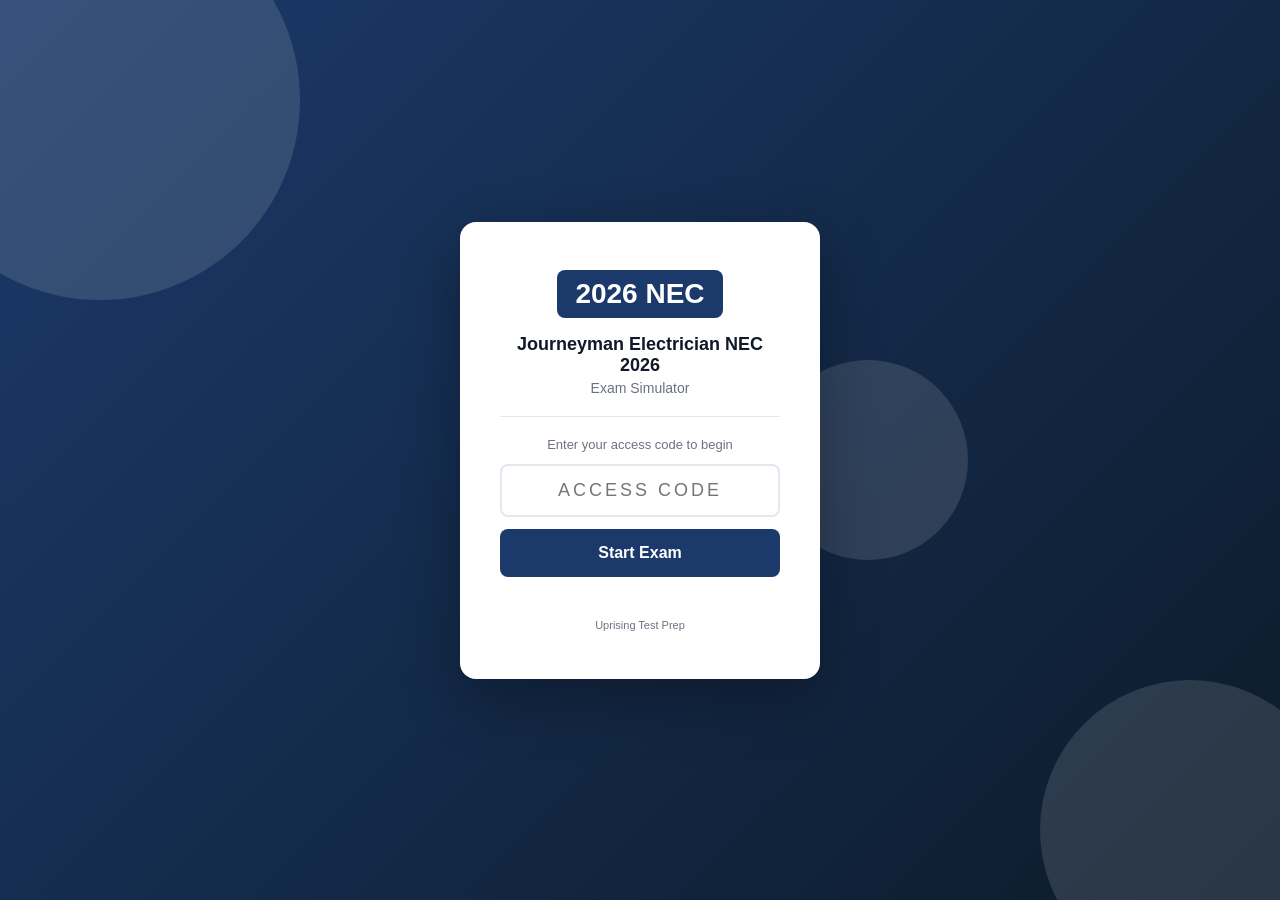
<file: index.html>
<!DOCTYPE html>
<html lang="en">
<head>
  <meta charset="UTF-8" />
  <meta name="viewport" content="width=device-width, initial-scale=1.0, viewport-fit=cover" />
  <meta name="apple-mobile-web-app-capable" content="yes" />
  <meta name="apple-mobile-web-app-status-bar-style" content="black-translucent" />
  <title>2026 NEC Journeyman Exam Simulator</title>
  <link rel="stylesheet" href="style.css" />
</head>
<body>

<div id="access-gate">
  <div class="gate-bg-shapes">
    <div class="shape shape-1"></div>
    <div class="shape shape-2"></div>
    <div class="shape shape-3"></div>
  </div>
  <div class="gate-card">
    <div class="gate-logo">
      <div class="logo-badge">2026 NEC</div>
    </div>
    <h1 class="gate-title">Journeyman Electrician NEC 2026</h1>
    <p class="gate-subtitle">Exam Simulator</p>
    <div class="gate-divider"></div>
    <p class="gate-instruction">Enter your access code to begin</p>
    <input type="text" id="access-code-input" class="gate-input"
           placeholder="Access Code" autocomplete="off"
           maxlength="20" spellcheck="false" />
    <button id="access-btn" class="gate-btn">Start Exam</button>
    <p id="access-error" class="gate-error"></p>
    
    <p class="gate-hint">Uprising Test Prep</p>
  </div>
</div>

<div id="app" style="display:none">
  <header class="top-bar">
    <div class="bar-left">
      <span class="bar-logo">2026 NEC</span>
      <span class="bar-title">Exam Simulator</span>
    </div>
    <div class="bar-right">
      <span class="bar-timer" id="timer-display">--:--</span>
      <button class="bar-btn" id="flag-btn">Flag</button>
      <button class="bar-btn bar-btn-primary" id="submit-btn">
        <span class="btn-full">Submit Exam</span>
        <span class="btn-short">Submit</span>
      </button>
    </div>
  </header>

  <div class="progress-strip">
    <div class="progress-bar" id="progress-bar"></div>
  </div>

  <main class="exam-main">
    <div class="question-panel">
      <div class="q-meta">
        <span id="q-counter"></span>
        
        <span id="q-domain" class="q-domain-tag"></span>
        <span id="q-flag-indicator" class="flag-chip" style="display:none">Flagged</span>
      </div>
      <!-- Shared text for a linked cluster (a clinical case, a reading
           passage). It sits ABOVE the stem, which is the one thing that
           legitimately precedes it, and repeats on every question in the
           cluster so nobody has to page backwards. -->
      <div id="q-cluster-wrap" class="cluster-wrap" style="display:none"></div>
      <p id="question-text" class="q-text"></p>
      <!-- The picture sits BELOW the question text so the simulator matches
           the printed book exactly: stem, then picture, then options. They
           used to disagree (book put the picture under the stem, simulator put
           it above), so no single wording could be true in both places, and
           184 of MLPAO's 185 image questions said "shown above" while the
           book printed the picture below the sentence. Write stems with
           neutral wording ("the strip shown", "the diagram shows") and this
           whole class of bug cannot come back. -->
      <div id="q-image-wrap" style="display:none; margin-bottom:14px;"></div>
      <div id="options-list" class="options-list"></div>
      <div id="explanation-box" class="explanation-box" style="display:none">
        <div class="explanation-label">Explanation</div>
        <p id="explanation-text" class="explanation-text"></p>
      </div>
    </div>
    <div class="nav-bar">
      <button class="nav-btn" id="prev-btn">&#8592; Prev</button>
      <button class="nav-btn nav-btn-map" id="map-btn">Question Map</button>
      <button class="nav-btn nav-btn-next" id="next-btn">Next &#8594;</button>
    </div>
  </main>
</div>

<!-- Question Map Modal -->
<div id="map-modal" style="display:none">
  <div class="map-backdrop" id="map-backdrop"></div>
  <div class="map-panel">
    <div class="map-header">
      <span class="map-title">Question Map</span>
      <button id="map-close" class="map-close-btn">&#x2715; Close</button>
    </div>
    <div class="map-legend">
      <span class="leg-item"><span class="leg-swatch leg-answered"></span>Answered</span>
      <span class="leg-item"><span class="leg-swatch leg-flagged"></span>Flagged</span>
      <span class="leg-item"><span class="leg-swatch leg-unanswered"></span>Unanswered</span>
    </div>
    <div id="q-grid" class="q-grid"></div>
  </div>
</div>

<div id="results-screen" style="display:none">
  <div class="results-card">
    <div class="res-header">
      <div class="res-badge">2026 NEC</div>
      <h2 id="res-status" class="res-status"></h2>
      <p id="res-score" class="res-score"></p>
    </div>
    <div id="res-domains" class="res-domains"></div>
    
    <button id="res-review-btn" class="res-btn">Review Answers</button>
    <button id="res-restart-btn" class="res-btn res-btn-secondary">Restart</button>
  </div>
</div>

<script src="questions.js"></script>
<script src="app.js"></script>
</body>
</html>
</file>
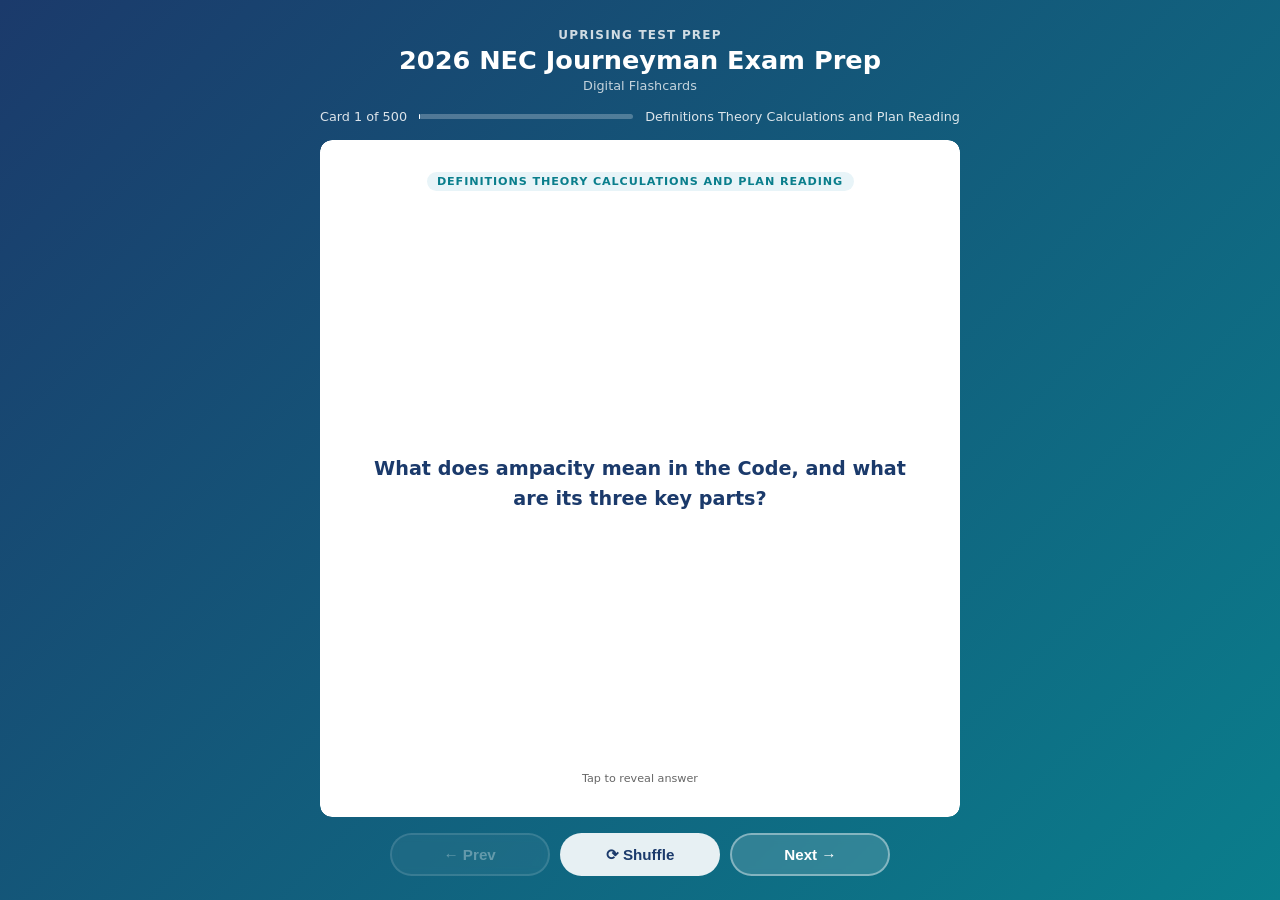
<file: flashcards/index.html>
<!DOCTYPE html>
<html lang="en">
<head>
  <meta charset="UTF-8">
  <meta name="viewport" content="width=device-width, initial-scale=1.0">
  <title>2026 NEC Journeyman Exam Prep: Flashcards</title>
  <style>
    :root {
      --blue:   #1B3A6B;
      --teal:   #0A7E8C;
      --ltblue: #E8F4F8;
      --white:  #FFFFFF;
      --text:   #1A1A1A;
      --muted:  #666;
      --radius: 12px;
    }
    * { box-sizing: border-box; margin: 0; padding: 0; }
    html, body { height: 100%; }
    body {
      font-family: 'Segoe UI', system-ui, sans-serif;
      background: linear-gradient(135deg, var(--blue) 0%, var(--teal) 100%);
      /* Pinned, not min-height: the page must never grow, or the controls
         get pushed below the fold on iOS where 100dvh and height:100%
         disagree. The height:100% rule above is the pre-dvh fallback. */
      height: 100dvh;
      max-height: 100dvh;
      overflow: hidden;
      display: flex;
      flex-direction: column;
      align-items: center;
      padding: 1.25rem 1rem 1rem;
      gap: 0.75rem;
      overflow-x: hidden;
    }
    header { text-align: center; color: #fff; flex-shrink: 0; }
    header .brand { font-size: 0.75rem; font-weight: 700; letter-spacing: 0.1em; opacity: 0.8; text-transform: uppercase; }
    header h1 { font-size: 1.3rem; font-weight: 800; margin-top: 0.2rem; }
    header .subtitle { font-size: 0.8rem; opacity: 0.75; margin-top: 0.15rem; }
    #progress-info {
      display: flex; align-items: center; gap: 0.75rem;
      color: rgba(255,255,255,0.85); font-size: 0.8rem;
      flex-shrink: 0; width: 100%; max-width: 640px;
    }
    #progress-bar-track {
      flex: 1; background: rgba(255,255,255,0.25);
      border-radius: 4px; height: 5px;
    }
    #progress-bar-fill { height: 100%; background: #fff; border-radius: 4px; transition: width 0.3s; }
    .card-scene {
      width: 100%; max-width: 640px;
      perspective: 1200px;
      cursor: pointer;
      flex: 1; min-height: 0;
      display: flex; flex-direction: column;
    
      /* WebKit does not clip overflow inside a preserve-3d context, so the
         answer pane's own clip is dropped and a long answer paints over the
         Prev/Next row. This element only sets the perspective and is NOT
         itself in the 3D context, so its clip is honoured in every engine. */
      overflow: hidden;
      border-radius: var(--radius);
    }
    .card-inner {
      position: relative; width: 100%;
      flex: 1; min-height: 0;
      transition: transform 0.55s cubic-bezier(.4,0,.2,1);
      transform-style: preserve-3d;
    }
    .card-scene.flipped .card-inner { transform: rotateY(180deg); }
    .card-face {
      position: absolute; inset: 0;
      backface-visibility: hidden; -webkit-backface-visibility: hidden;
      border-radius: var(--radius);
      display: flex; flex-direction: column;
      padding: 1.5rem 1.75rem;
      box-shadow: 0 12px 40px rgba(0,0,0,0.2);
      overflow: hidden;
    
      /* Painting through a mask forces WebKit to allocate a real clipping
         layer for a 3D-transformed element, which is what makes the
         overflow:hidden and the rounded corners above actually apply. */
      -webkit-mask-image: -webkit-radial-gradient(#fff, #000);
              mask-image: radial-gradient(#fff, #000);
    }
    .card-front { background: var(--white); align-items: center; justify-content: center; }
    .card-back  { background: var(--ltblue); transform: rotateY(180deg); }
    .card-badge {
      font-size: 0.7rem; font-weight: 700; text-transform: uppercase;
      letter-spacing: 0.08em;
      background: var(--ltblue); color: var(--teal);
      padding: 0.2rem 0.65rem; border-radius: 20px;
      margin-bottom: 0.85rem; flex-shrink: 0;
    }
    .card-back .card-badge { background: rgba(10,126,140,0.12); }
    .card-front .q-text {
      font-size: 1.1rem; font-weight: 600; color: var(--blue); line-height: 1.55;
      text-align: center; overflow-y: auto; flex: 1;
      display: flex; align-items: center; justify-content: center;
      scrollbar-width: thin; scrollbar-color: rgba(27,58,107,0.3) transparent;
    }
    .card-back .a-label { font-size: 0.7rem; font-weight: 700; color: var(--teal); text-transform: uppercase; letter-spacing: 0.08em; margin-bottom: 0.4rem; flex-shrink: 0; }
    .card-back .a-text  {
      font-size: 0.975rem; color: var(--text); line-height: 1.65;
      overflow-y: auto; flex: 1; min-height: 0; padding-right: 4px;
      scrollbar-width: thin; scrollbar-color: rgba(10,126,140,0.4) transparent;
    
      -webkit-overflow-scrolling: touch;
      overscroll-behavior: contain;
    }
    .card-back .a-text::-webkit-scrollbar { width: 4px; }
    .card-back .a-text::-webkit-scrollbar-track { background: transparent; }
    .card-back .a-text::-webkit-scrollbar-thumb { background: rgba(10,126,140,0.4); border-radius: 4px; }
    .tap-hint { flex-shrink: 0; margin-top: 0.6rem; font-size: 0.7rem; color: var(--muted); text-align: center; }
    .card-back .tap-hint { color: var(--teal); opacity: 0.7; }
    .controls {
      display: flex; gap: 0.65rem; flex-wrap: nowrap;
      justify-content: center; flex-shrink: 0;
      width: 100%; max-width: 640px;
      padding-bottom: env(safe-area-inset-bottom, 0px);
    }
    .btn {
      padding: 0.6rem 1.2rem; border-radius: 50px;
      border: 2px solid rgba(255,255,255,0.4);
      background: rgba(255,255,255,0.15); color: #fff;
      font-weight: 700; font-size: 0.875rem; cursor: pointer;
      transition: all 0.2s; backdrop-filter: blur(4px);
      white-space: nowrap; flex: 1; max-width: 160px;
    }
    .btn:hover { background: rgba(255,255,255,0.3); border-color: rgba(255,255,255,0.7); }
    .btn:active { transform: scale(0.96); }
    .btn:disabled { opacity: 0.35; cursor: not-allowed; }
    .btn.btn-primary { background: rgba(255,255,255,0.9); color: var(--blue); border-color: transparent; }
    .btn.btn-primary:hover { background: #fff; }
    #loading { color: rgba(255,255,255,0.8); font-size: 1rem; text-align: center; padding: 3rem; flex: 1; }
    @media (min-width: 768px) {
      body { padding: 1.75rem 1.5rem 1.5rem; gap: 1rem; }
      header h1 { font-size: 1.6rem; }
      .card-face { padding: 2rem 2.5rem; }
      .card-front .q-text { font-size: 1.2rem; }
      .card-back .a-text { font-size: 1.05rem; }
      .btn { font-size: 0.95rem; padding: 0.65rem 1.4rem; }
    }
    @media (max-width: 380px) {
      body { padding: 0.75rem; gap: 0.5rem; }
      header .brand { font-size: 0.65rem; }
      header h1 { font-size: 1.1rem; }
      header .subtitle { display: none; }
      .card-face { padding: 1rem 1.1rem; }
      .card-front .q-text { font-size: 0.975rem; }
      .card-back .a-text { font-size: 0.875rem; }
      .btn { font-size: 0.8rem; padding: 0.5rem 0.75rem; }
    }
  </style>
</head>
<body>
<header>
  <div class="brand">Uprising Test Prep</div>
  <h1>2026 NEC Journeyman Exam Prep</h1>
  <div class="subtitle">Digital Flashcards</div>
</header>
<div id="progress-info">
  <span id="card-counter">Card 1</span>
  <div id="progress-bar-track"><div id="progress-bar-fill" style="width:0%"></div></div>
  <span id="domain-label"></span>
</div>
<div id="loading">Loading flashcards...</div>
<div class="card-scene" id="card-scene" style="display:none" onclick="flipCard()">
  <div class="card-inner" id="card-inner">
    <div class="card-face card-front">
      <div class="card-badge" id="front-badge"></div>
      <div class="q-text" id="q-text"></div>
      <div class="tap-hint">Tap to reveal answer</div>
    </div>
    <div class="card-face card-back">
      <div class="card-badge" id="back-badge">Answer</div>
      <div class="a-label">Answer</div>
      <div class="a-text" id="a-text"></div>
      <div class="tap-hint">Tap to flip back</div>
    </div>
  </div>
</div>
<div class="controls" id="controls" style="display:none">
  <button class="btn" id="prev-btn" onclick="event.stopPropagation();move(-1)" disabled>&#8592; Prev</button>
  <button class="btn btn-primary" onclick="event.stopPropagation();shuffleCards()">&#10227; Shuffle</button>
  <button class="btn" id="next-btn" onclick="event.stopPropagation();move(1)">Next &#8594;</button>
</div>
<script>
const DOMAIN_LABELS = {
  definitions_theory_calculations_and_plan_reading: "Definitions Theory Calculations and Plan Reading",
  services: "Services",
  feeders: "Feeders",
  branch_circuit_calculations_and_conductors: "Branch Circuit Calculations and Conductors",
  wiring_methods: "Wiring Methods",
  equipment_and_devices: "Equipment and Devices",
  motors_and_generators: "Motors and Generators",
  control_devices: "Control Devices",
  special_occupancies: "Special Occupancies",
  renewable_energy_systems: "Renewable Energy Systems",
};
let cards   = [];
let current = 0;
async function init() {
  try {
    const res = await fetch('flashcards.json');
    if (!res.ok) throw new Error('Network error');
    cards = await res.json();
    document.getElementById('loading').style.display    = 'none';
    document.getElementById('card-scene').style.display = 'flex';
    document.getElementById('controls').style.display   = 'flex';
    show();
  } catch (e) {
    document.getElementById('loading').textContent = 'Error loading flashcards. Please try refreshing.';
  }
}
function domainLabel(key) {
  return DOMAIN_LABELS[key] || key.replace(/_/g, ' ').replace(/\b\w/g, c => c.toUpperCase());
}
function show() {
  const c = cards[current];
  document.getElementById('card-scene').classList.remove('flipped');
  document.getElementById('a-text').scrollTop = 0;
  const label = domainLabel(c.domain || c.chapter || '');
  document.getElementById('q-text').textContent       = c.front;
  document.getElementById('a-text').textContent       = c.back;
  document.getElementById('front-badge').textContent  = label;
  document.getElementById('back-badge').textContent   = label;
  document.getElementById('card-counter').textContent = `Card ${current+1} of ${cards.length}`;
  document.getElementById('domain-label').textContent = label;
  document.getElementById('progress-bar-fill').style.width = `${((current+1)/cards.length*100).toFixed(1)}%`;
  document.getElementById('prev-btn').disabled = current === 0;
  document.getElementById('next-btn').disabled = current === cards.length - 1;
}
function flipCard() { document.getElementById('card-scene').classList.toggle('flipped'); }
function move(dir) {
  const next = current + dir;
  if (next < 0 || next >= cards.length) return;
  current = next; show();
}
function shuffleCards() {
  for (let i = cards.length - 1; i > 0; i--) {
    const j = Math.floor(Math.random() * (i+1));
    [cards[i], cards[j]] = [cards[j], cards[i]];
  }
  current = 0; show();
}
document.addEventListener('keydown', e => {
  if (e.key === 'ArrowRight' || e.key === 'ArrowDown') move(1);
  else if (e.key === 'ArrowLeft' || e.key === 'ArrowUp') move(-1);
  else if (e.key === ' ' || e.key === 'Enter') { e.preventDefault(); flipCard(); }
});
init();
</script>
</body>
</html>
</file>
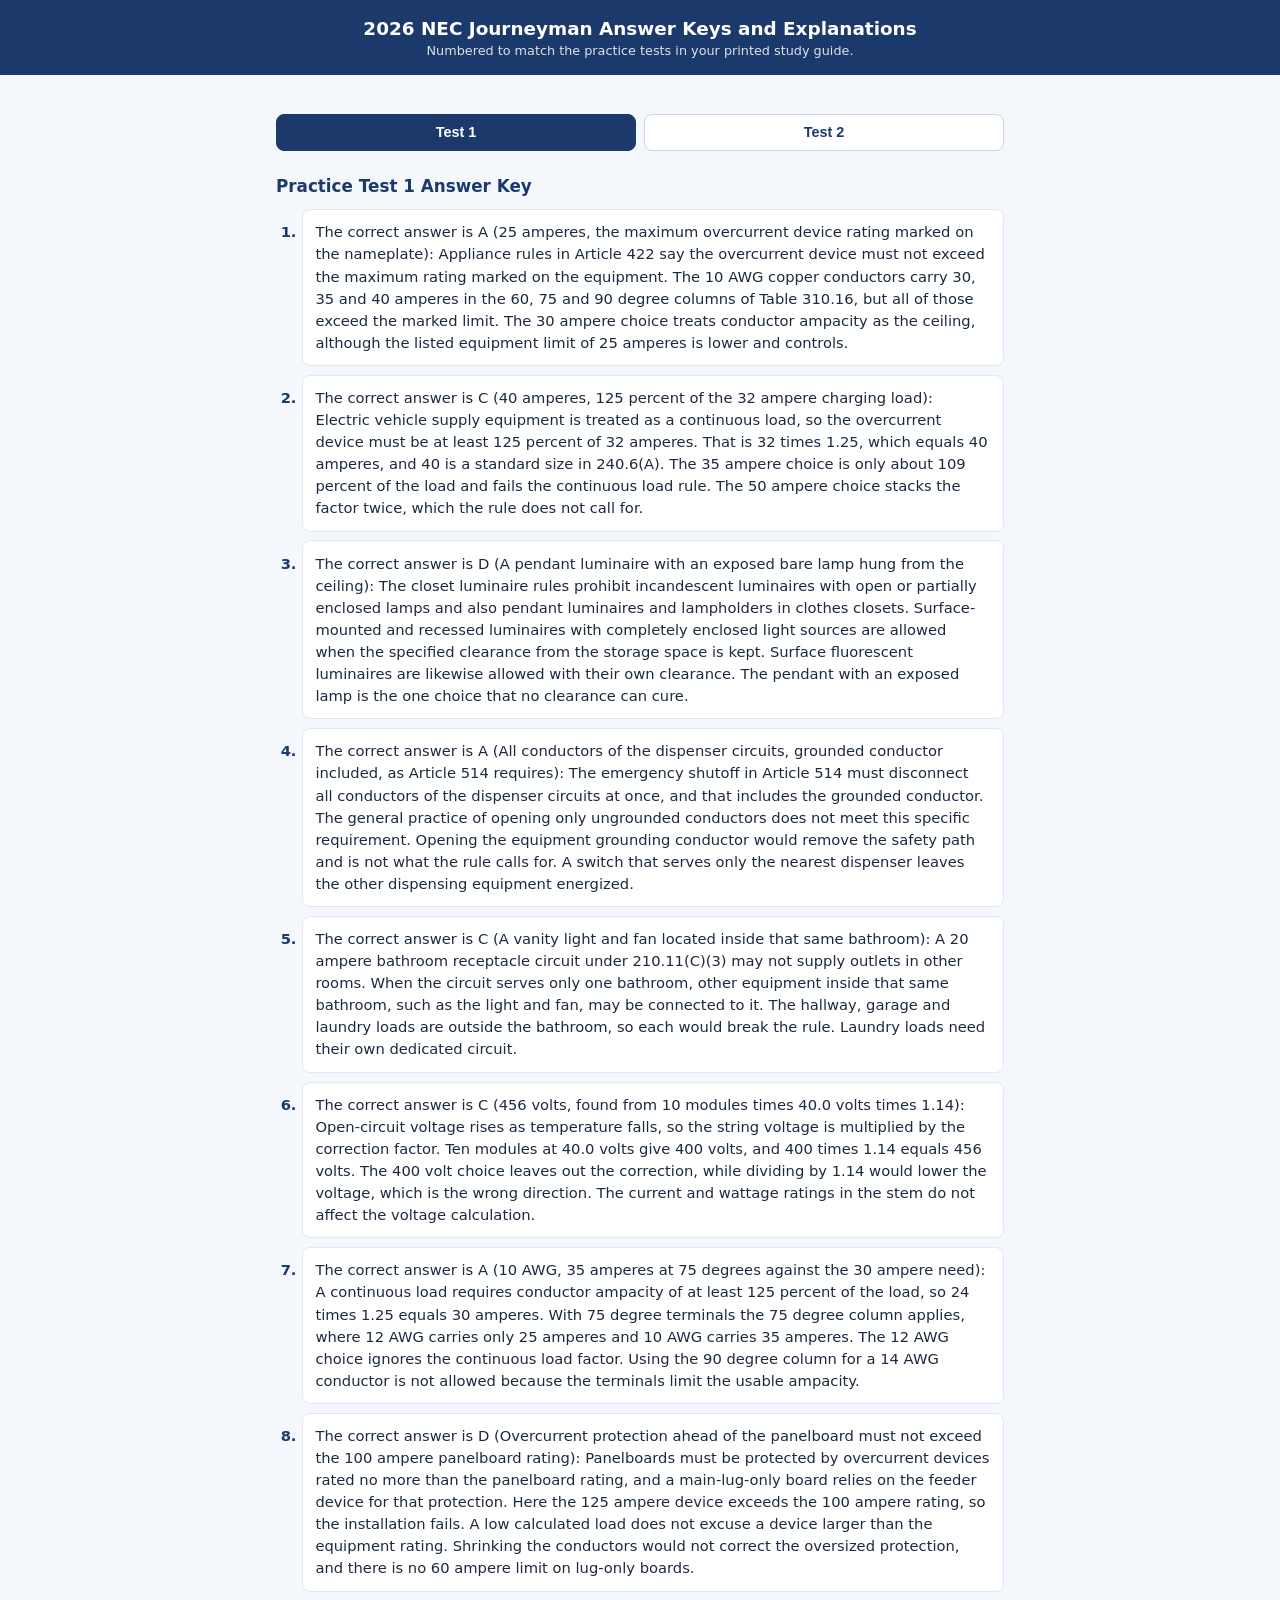
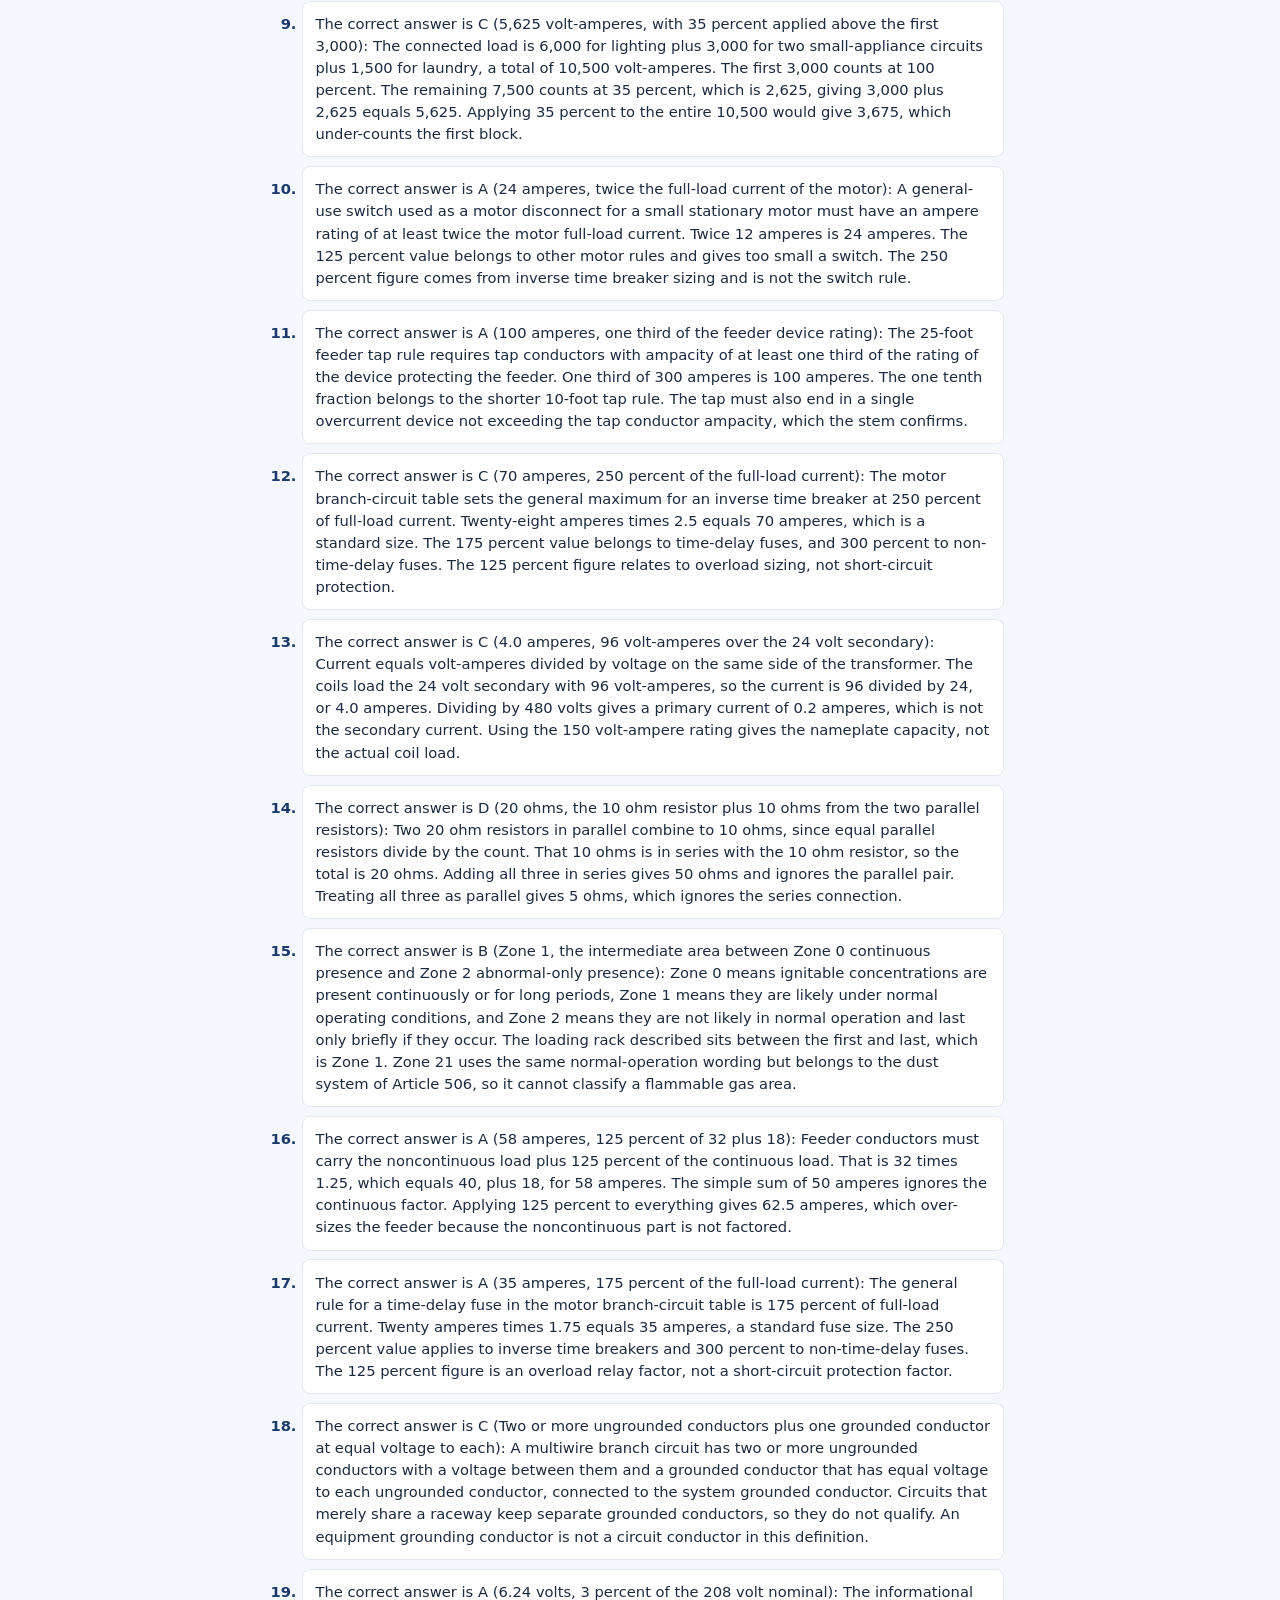
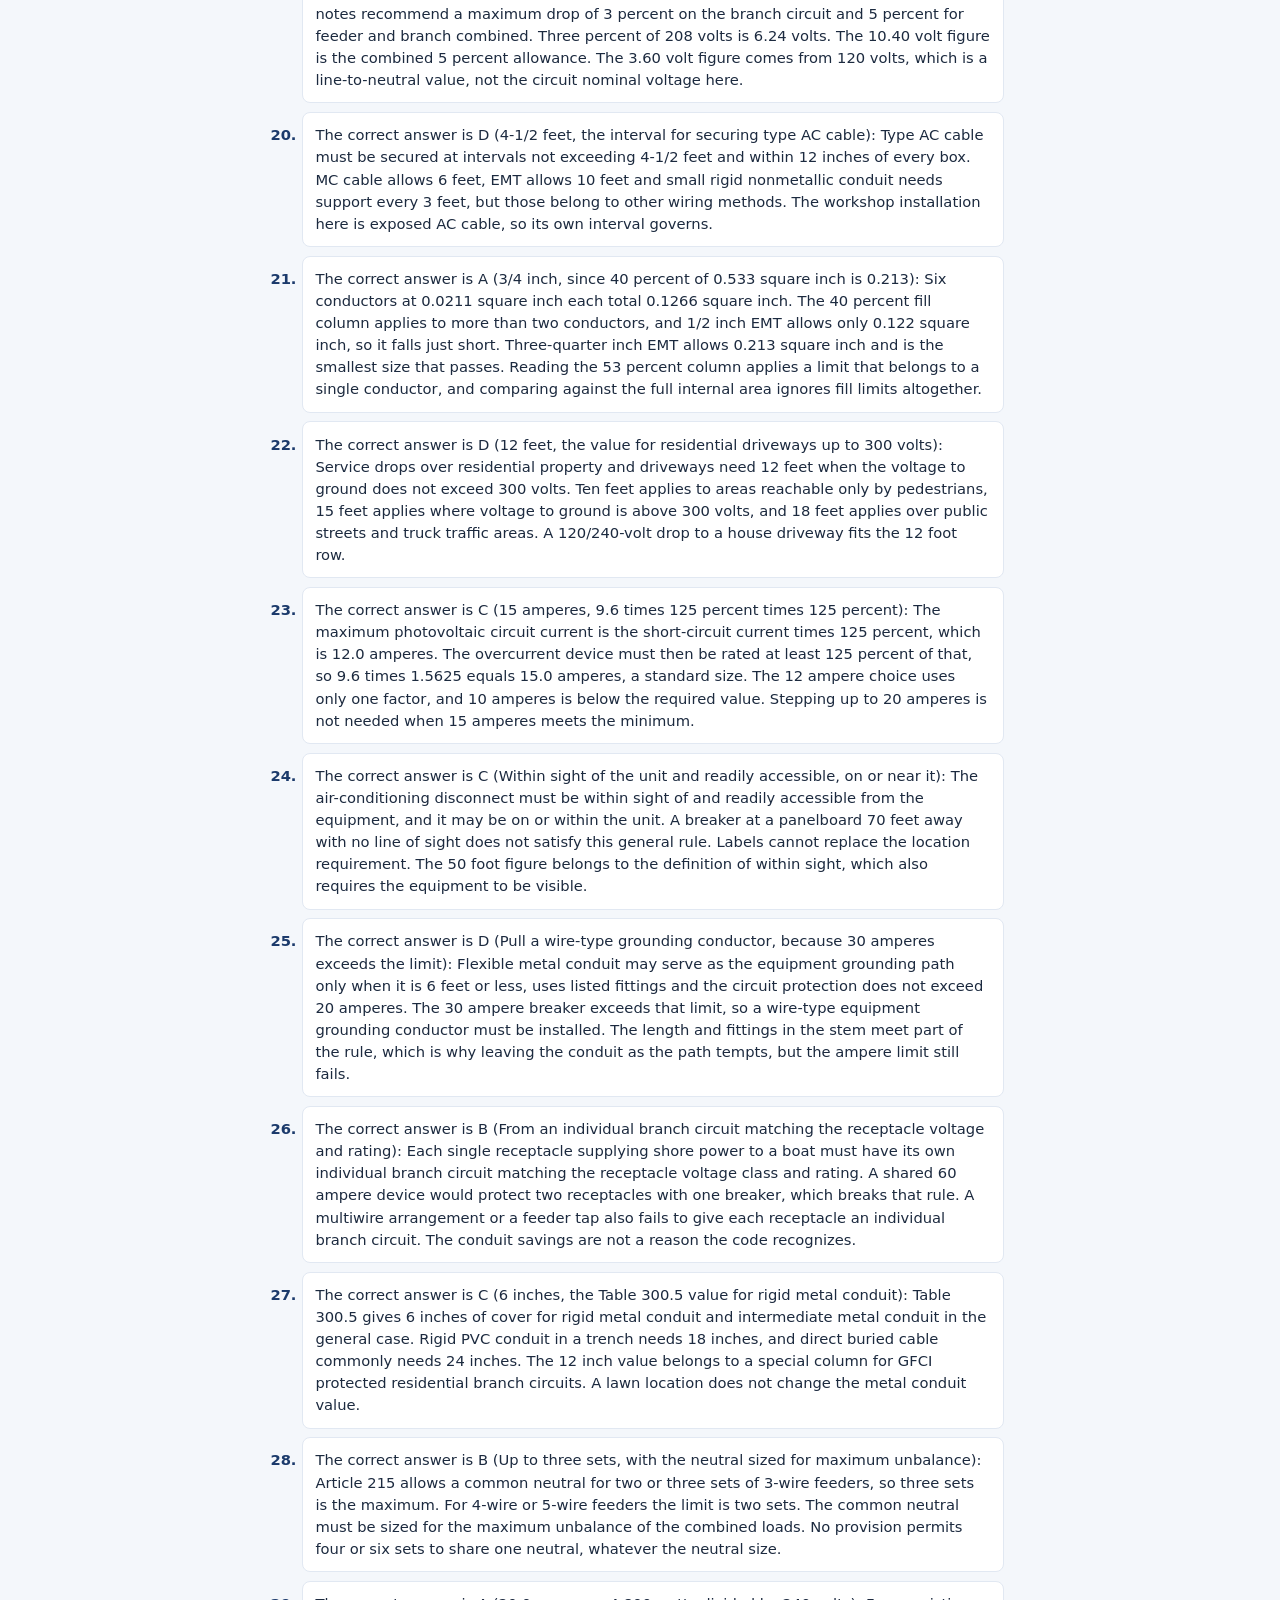
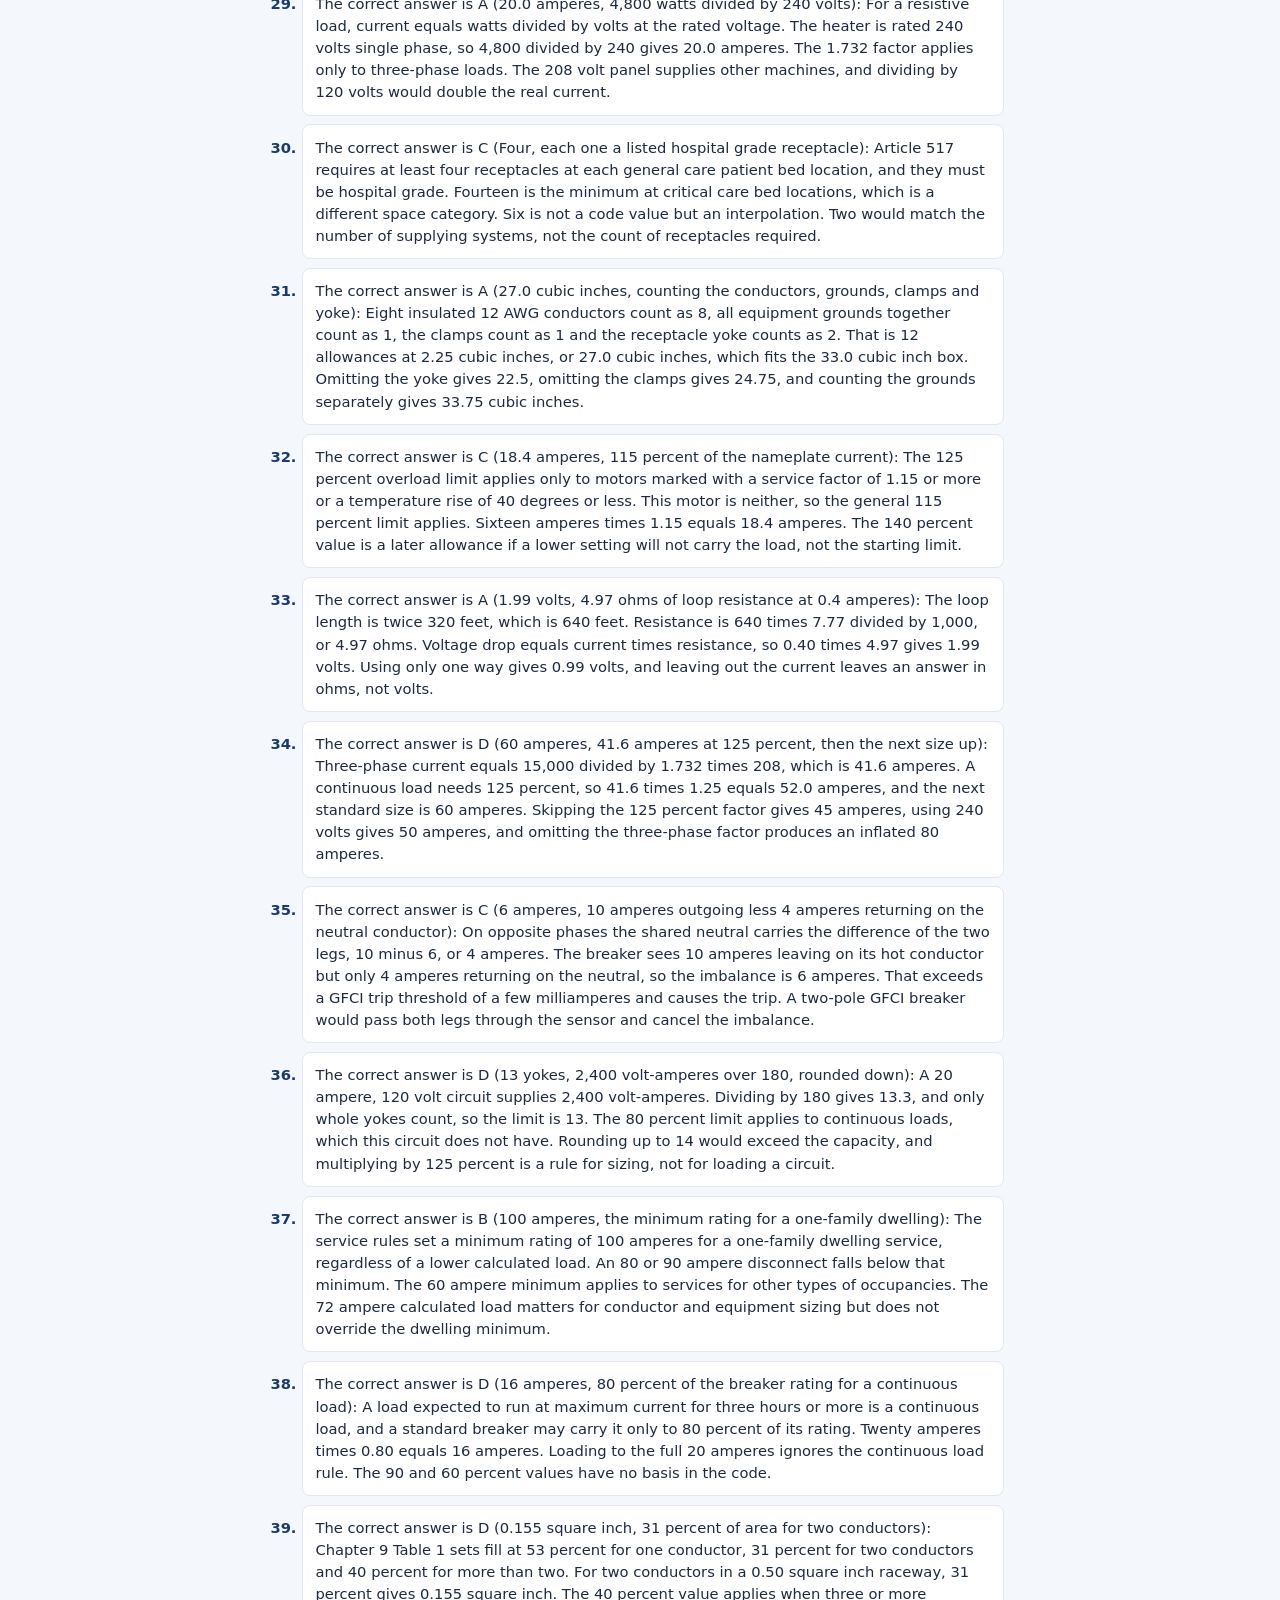
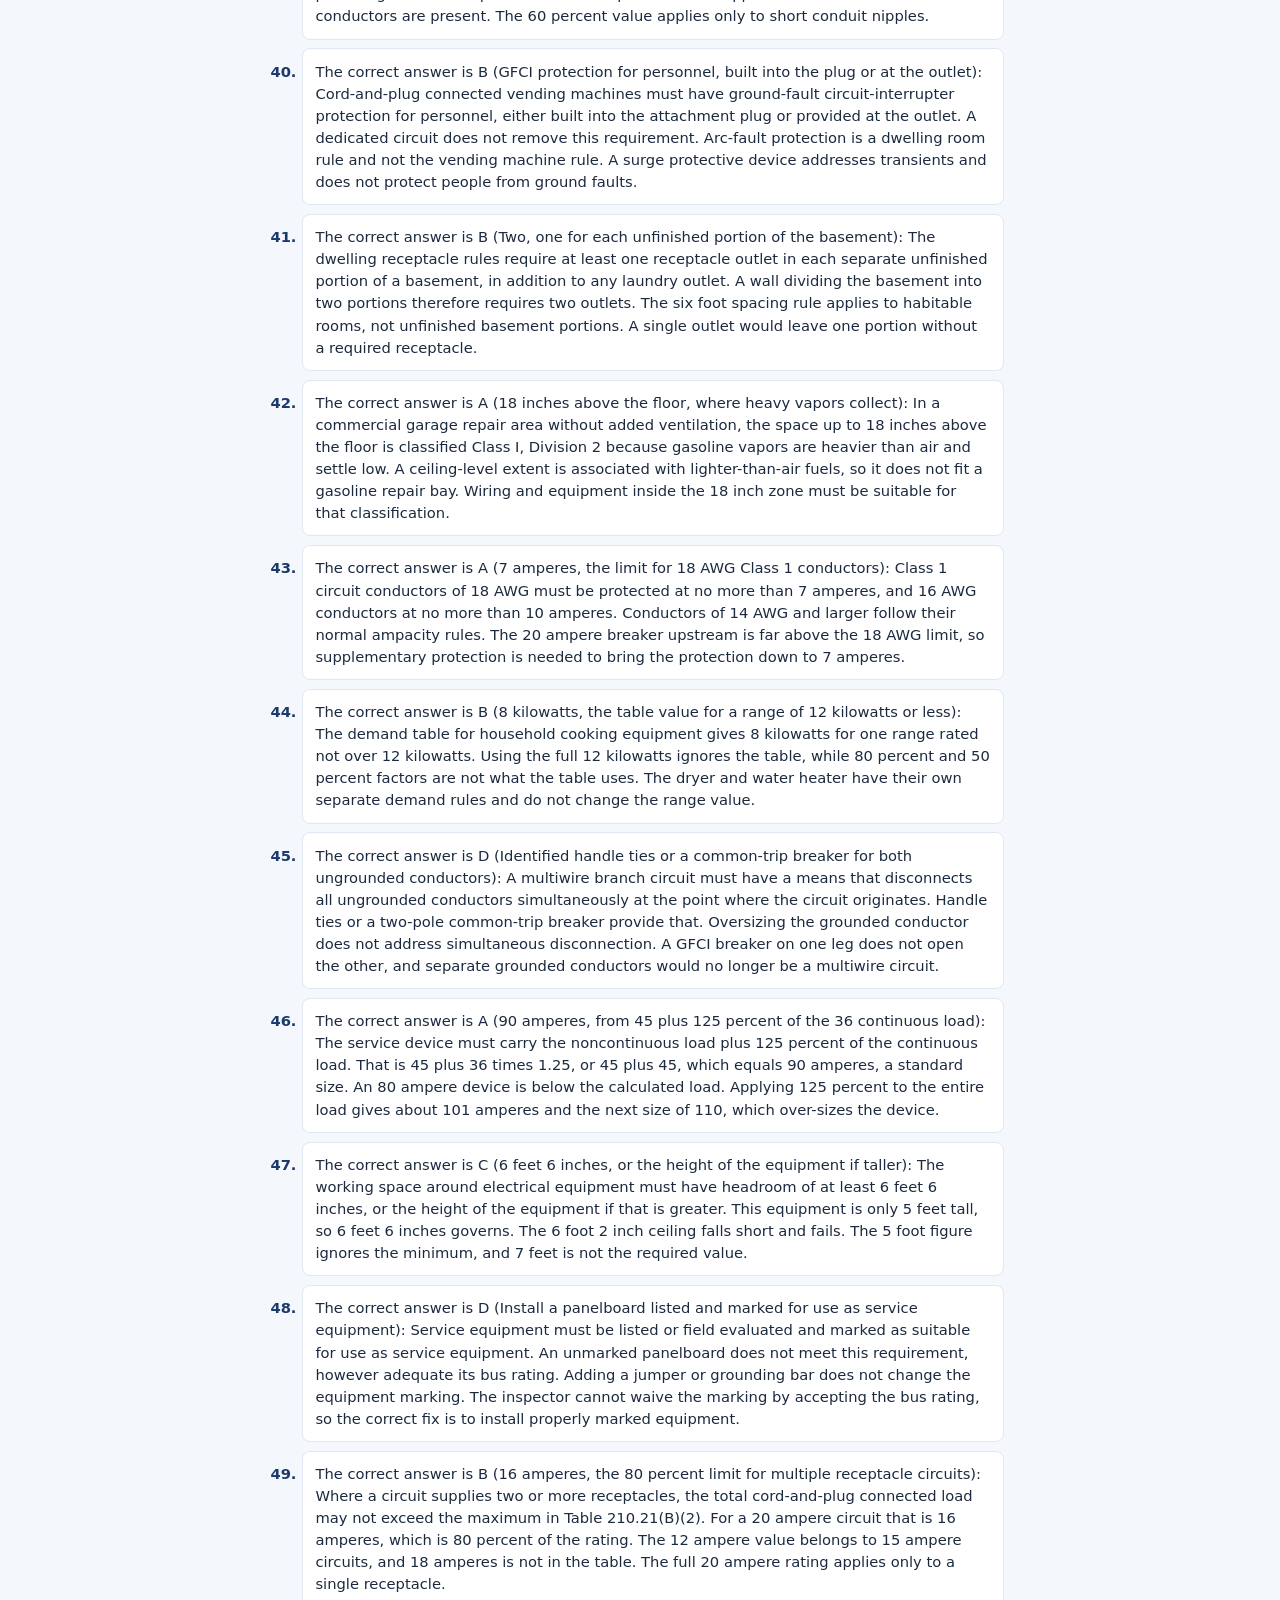
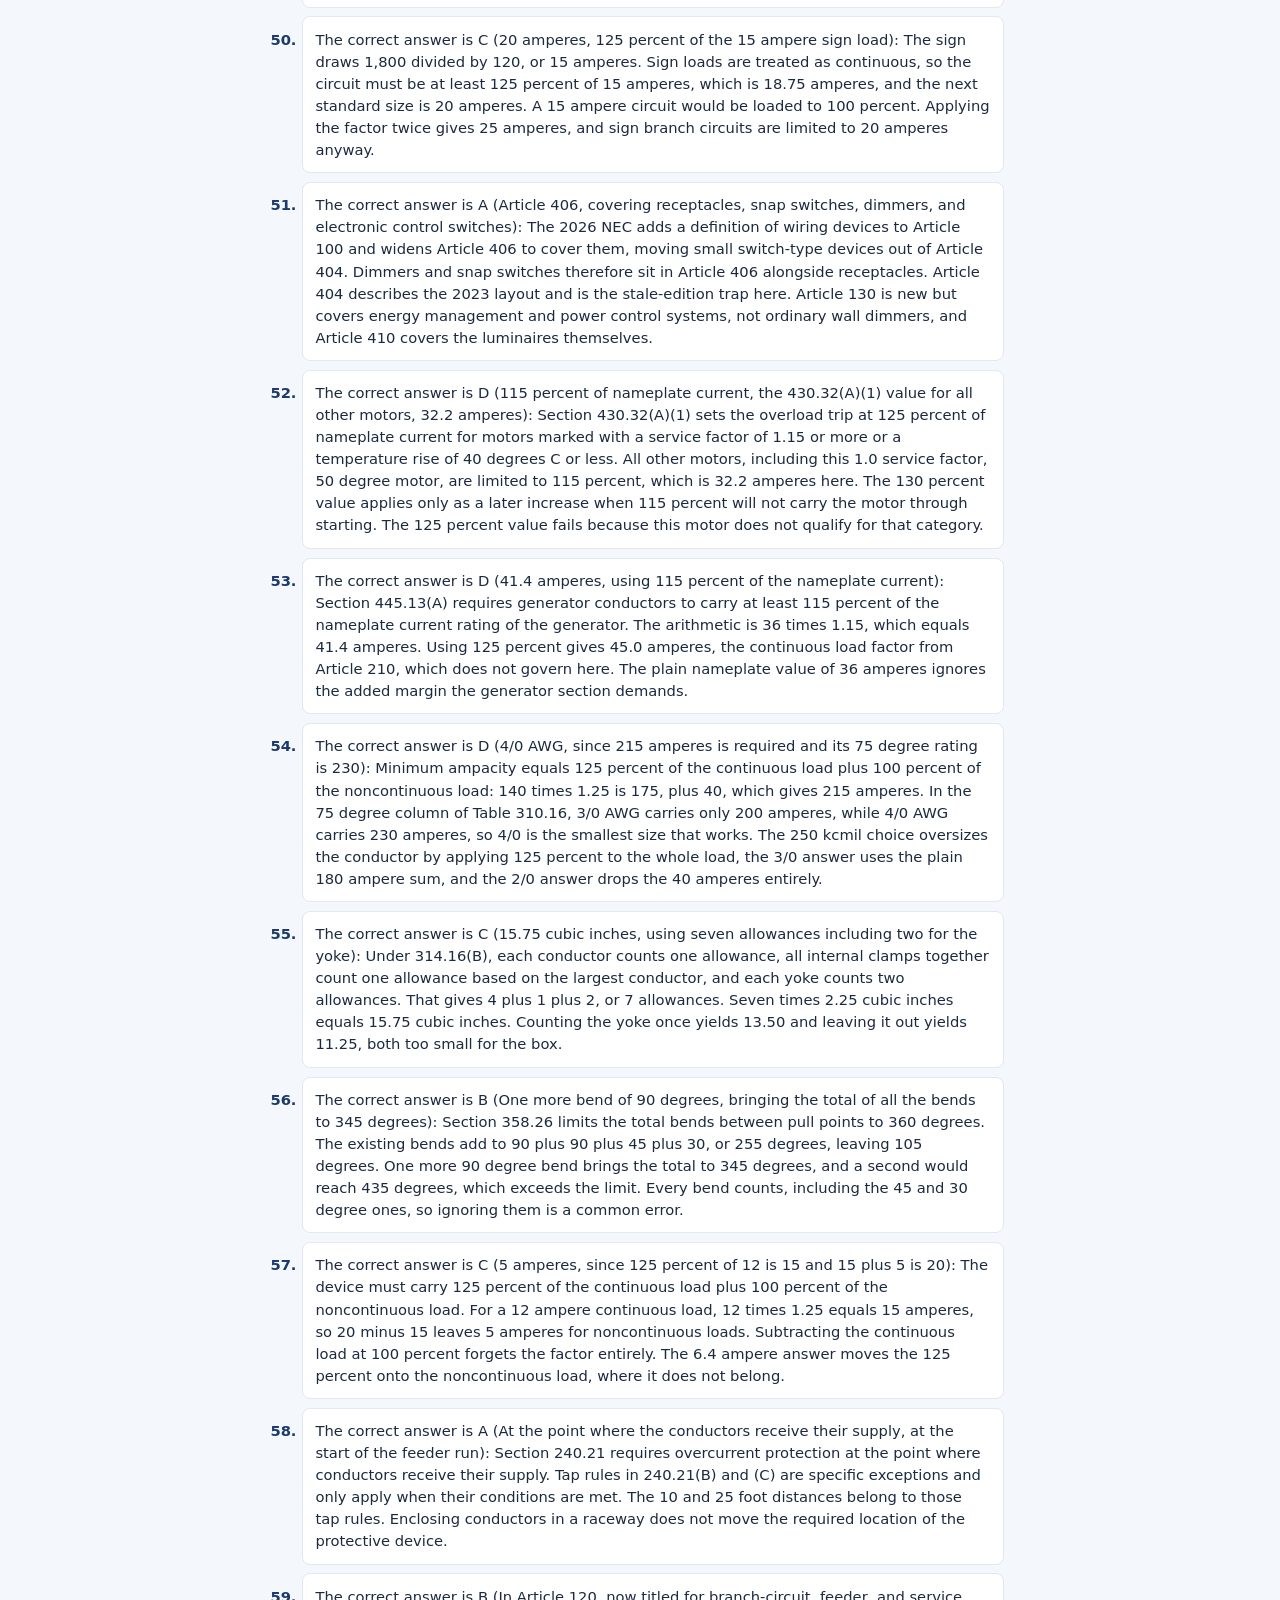
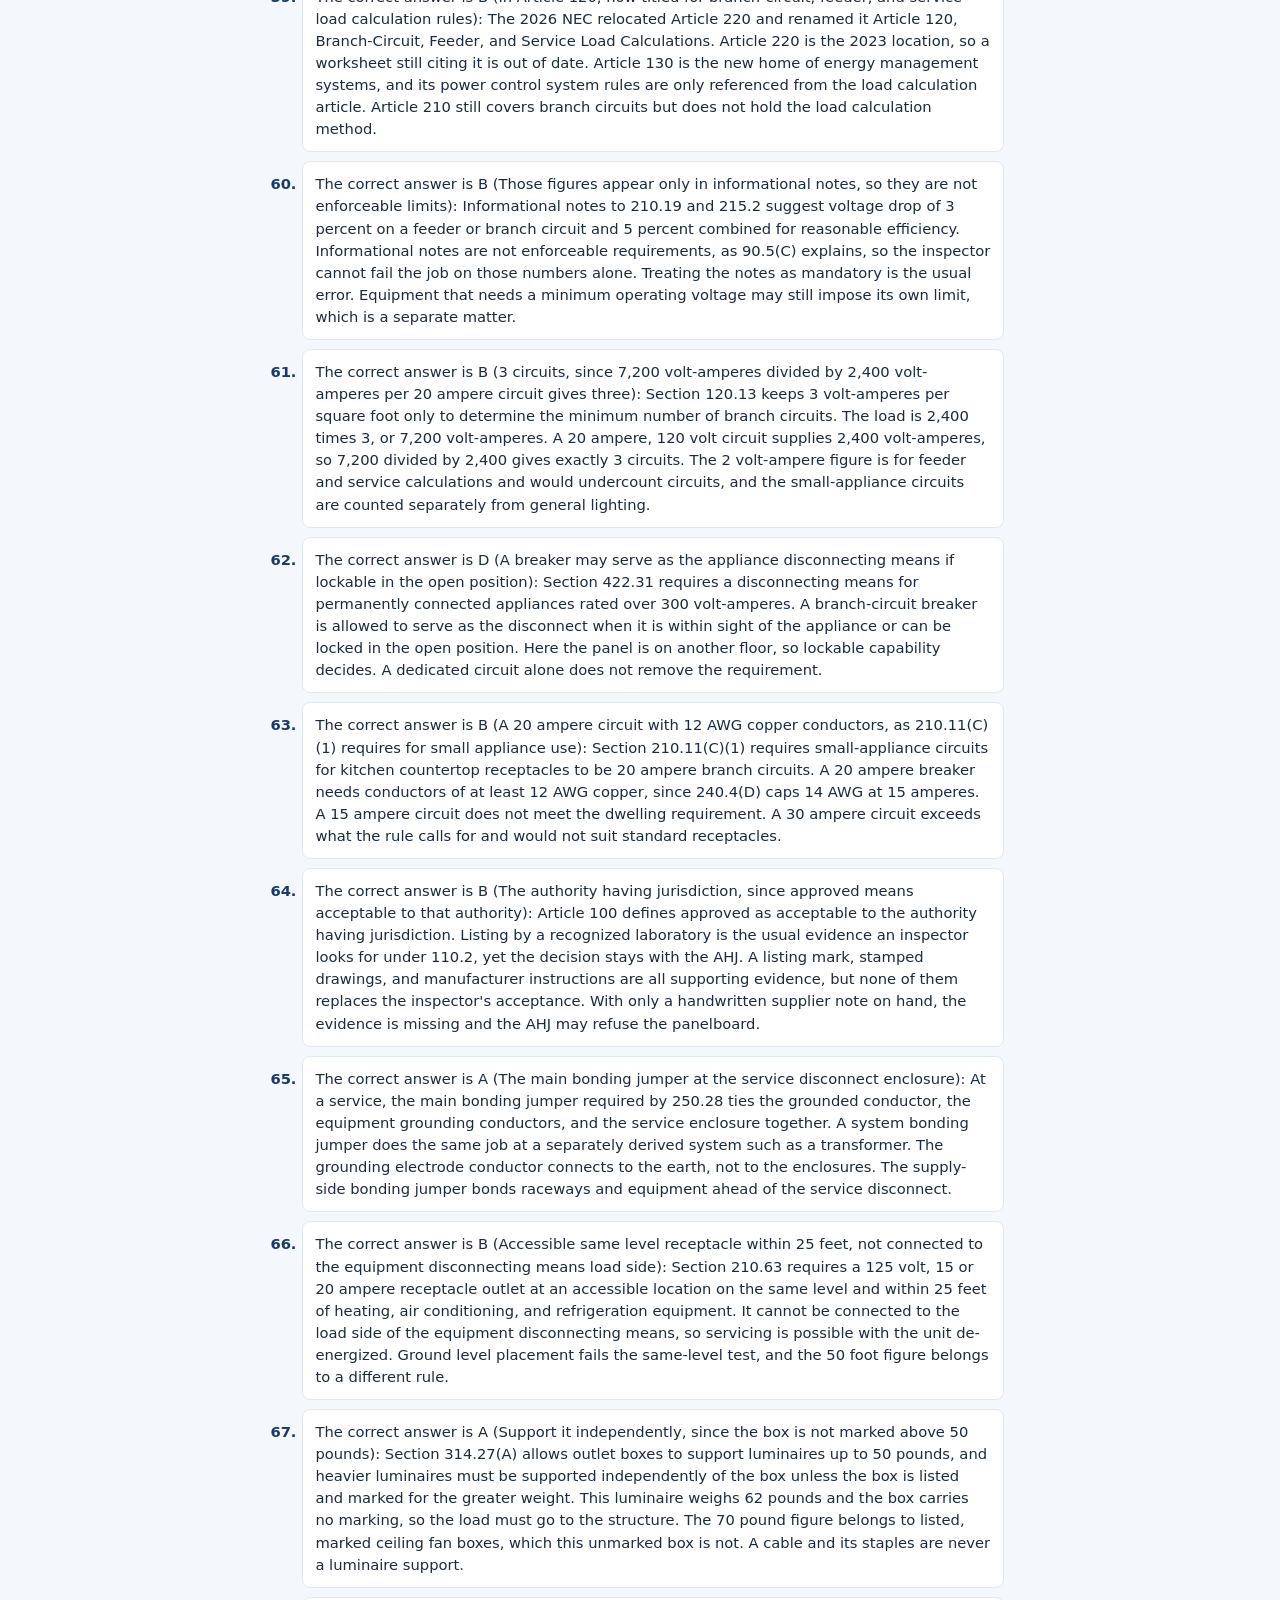
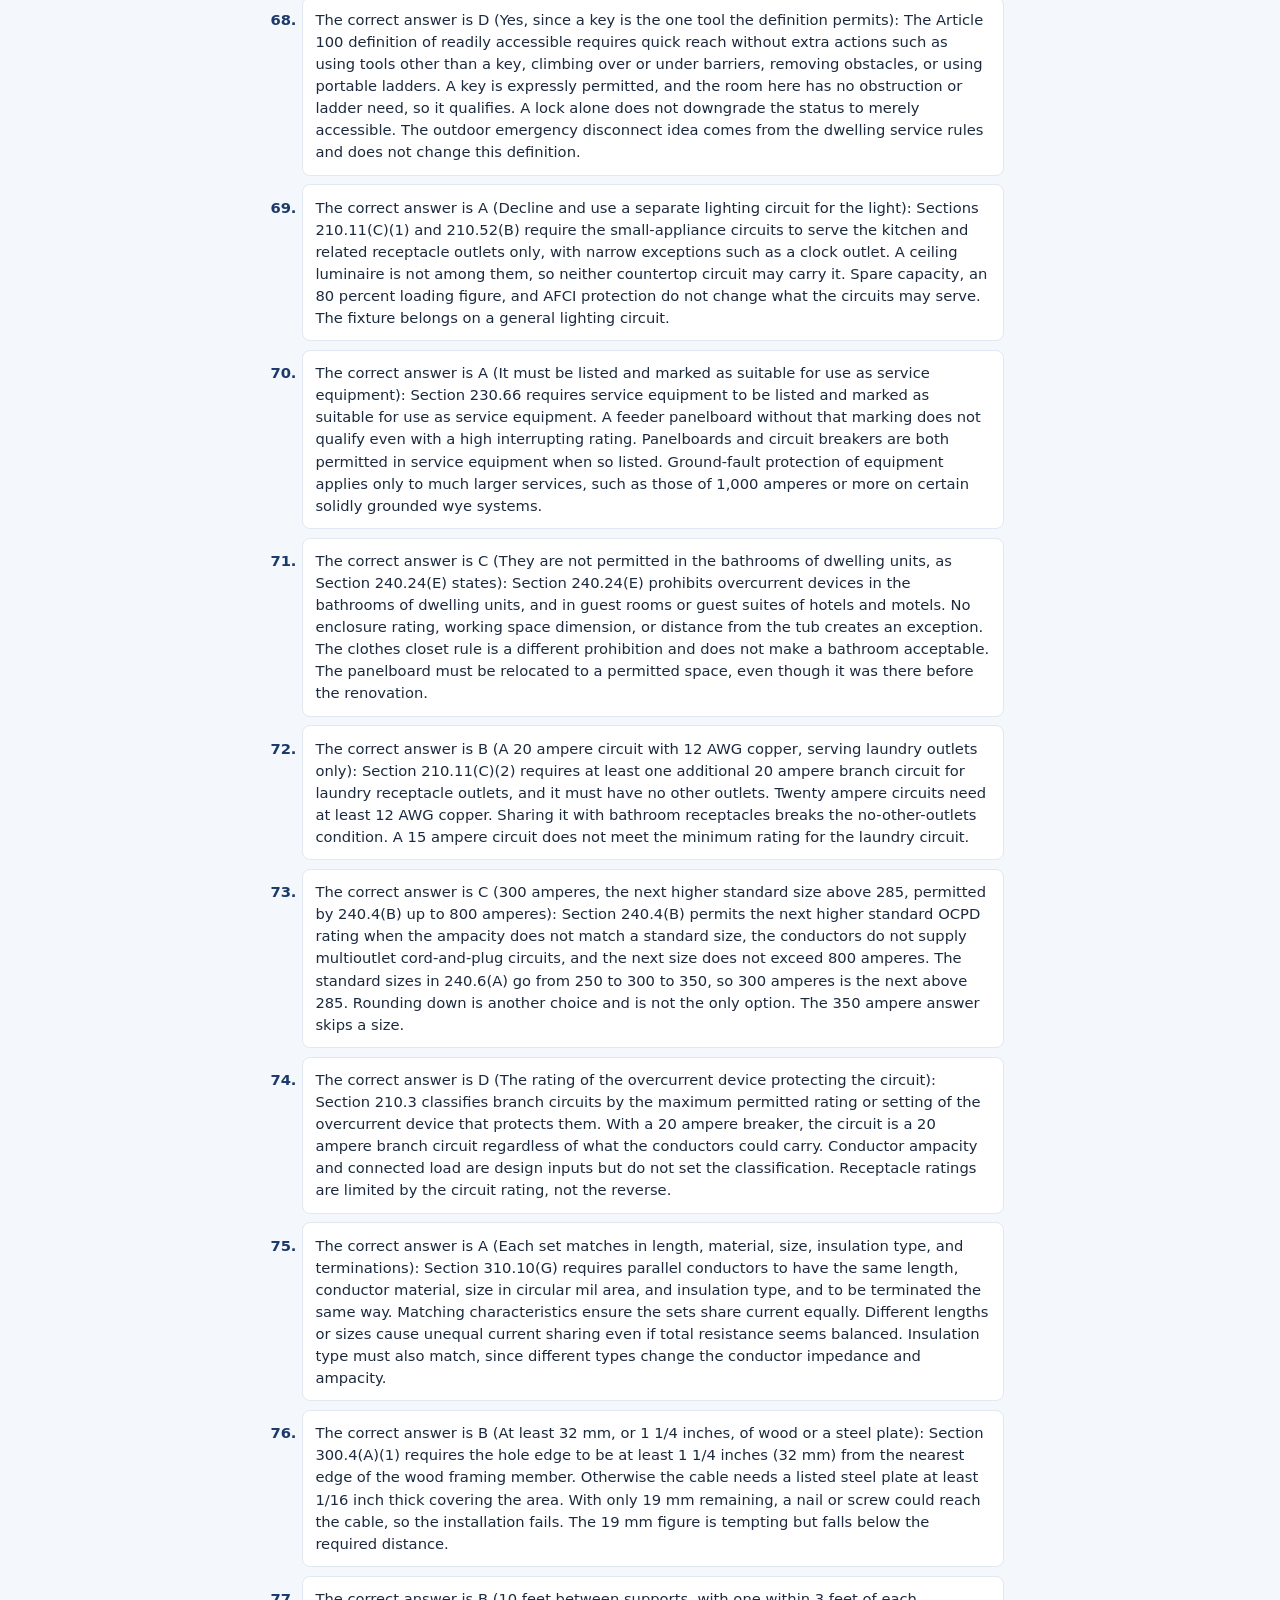
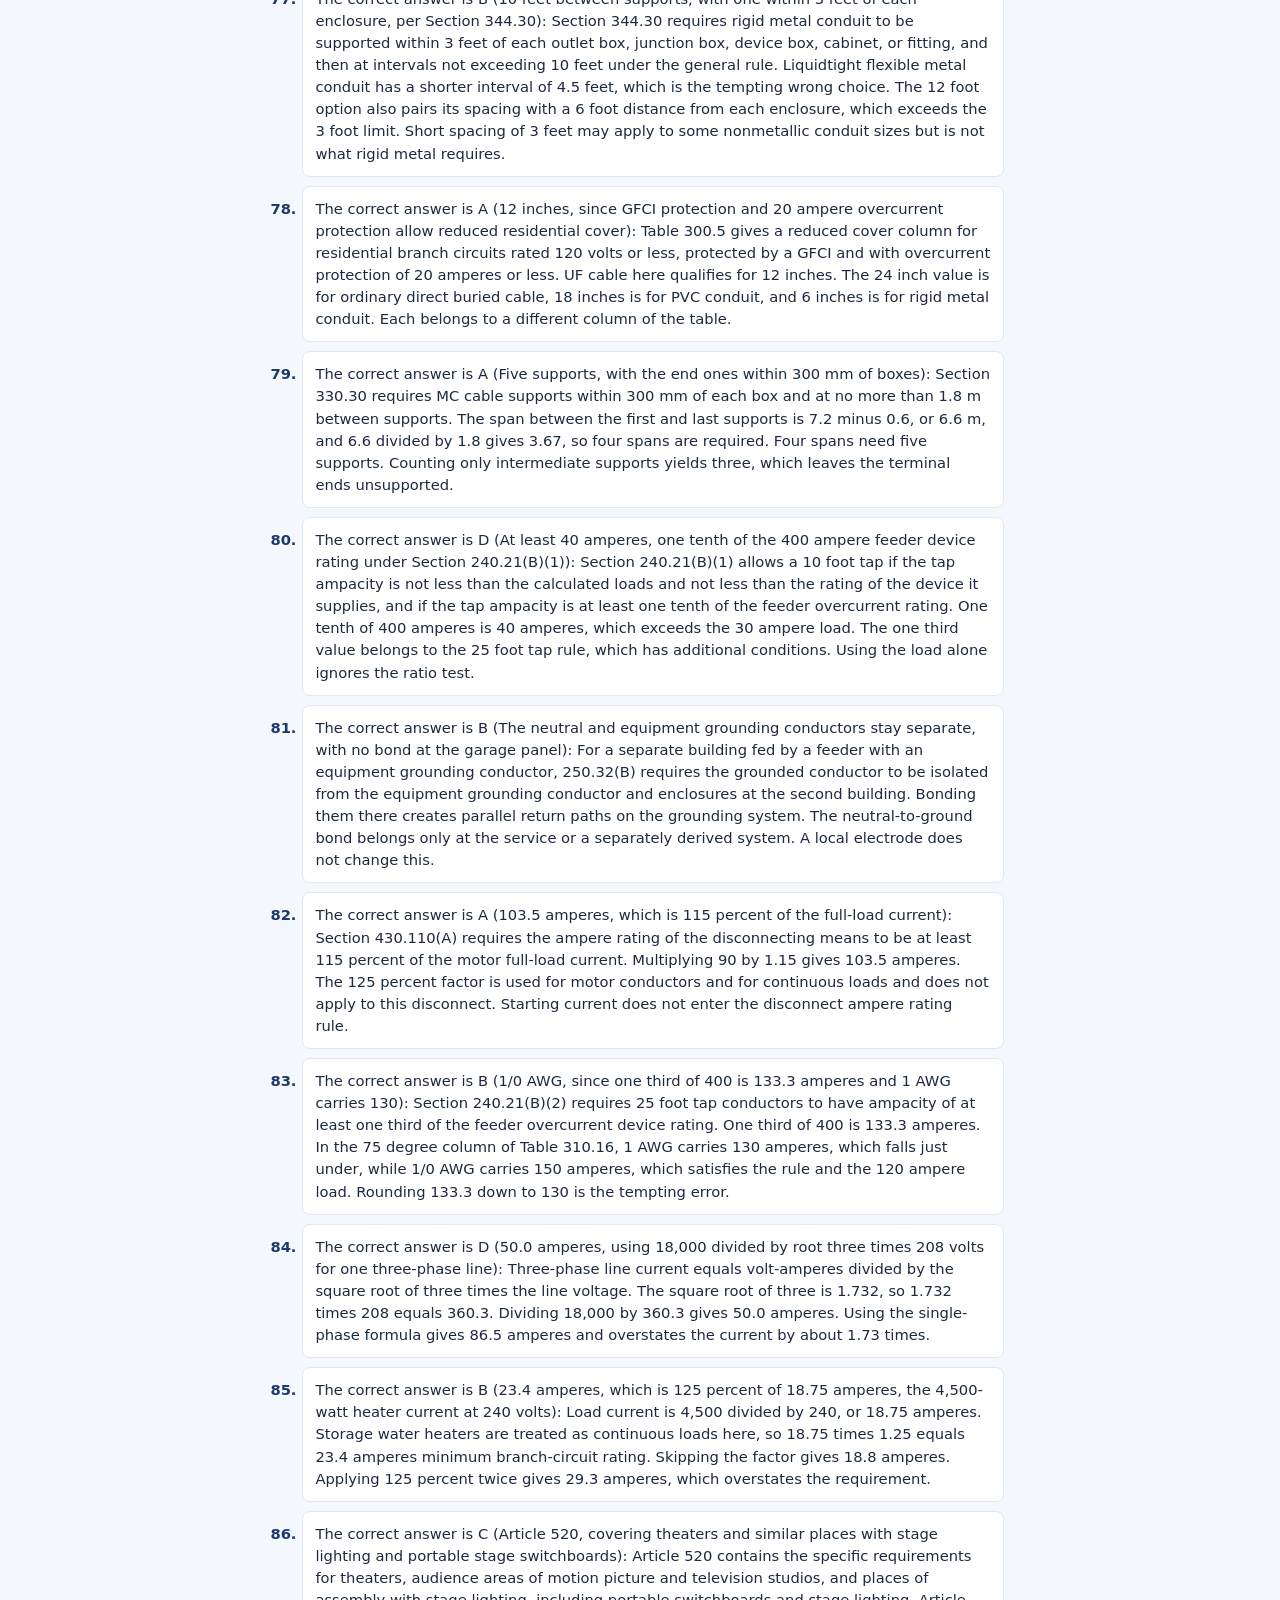
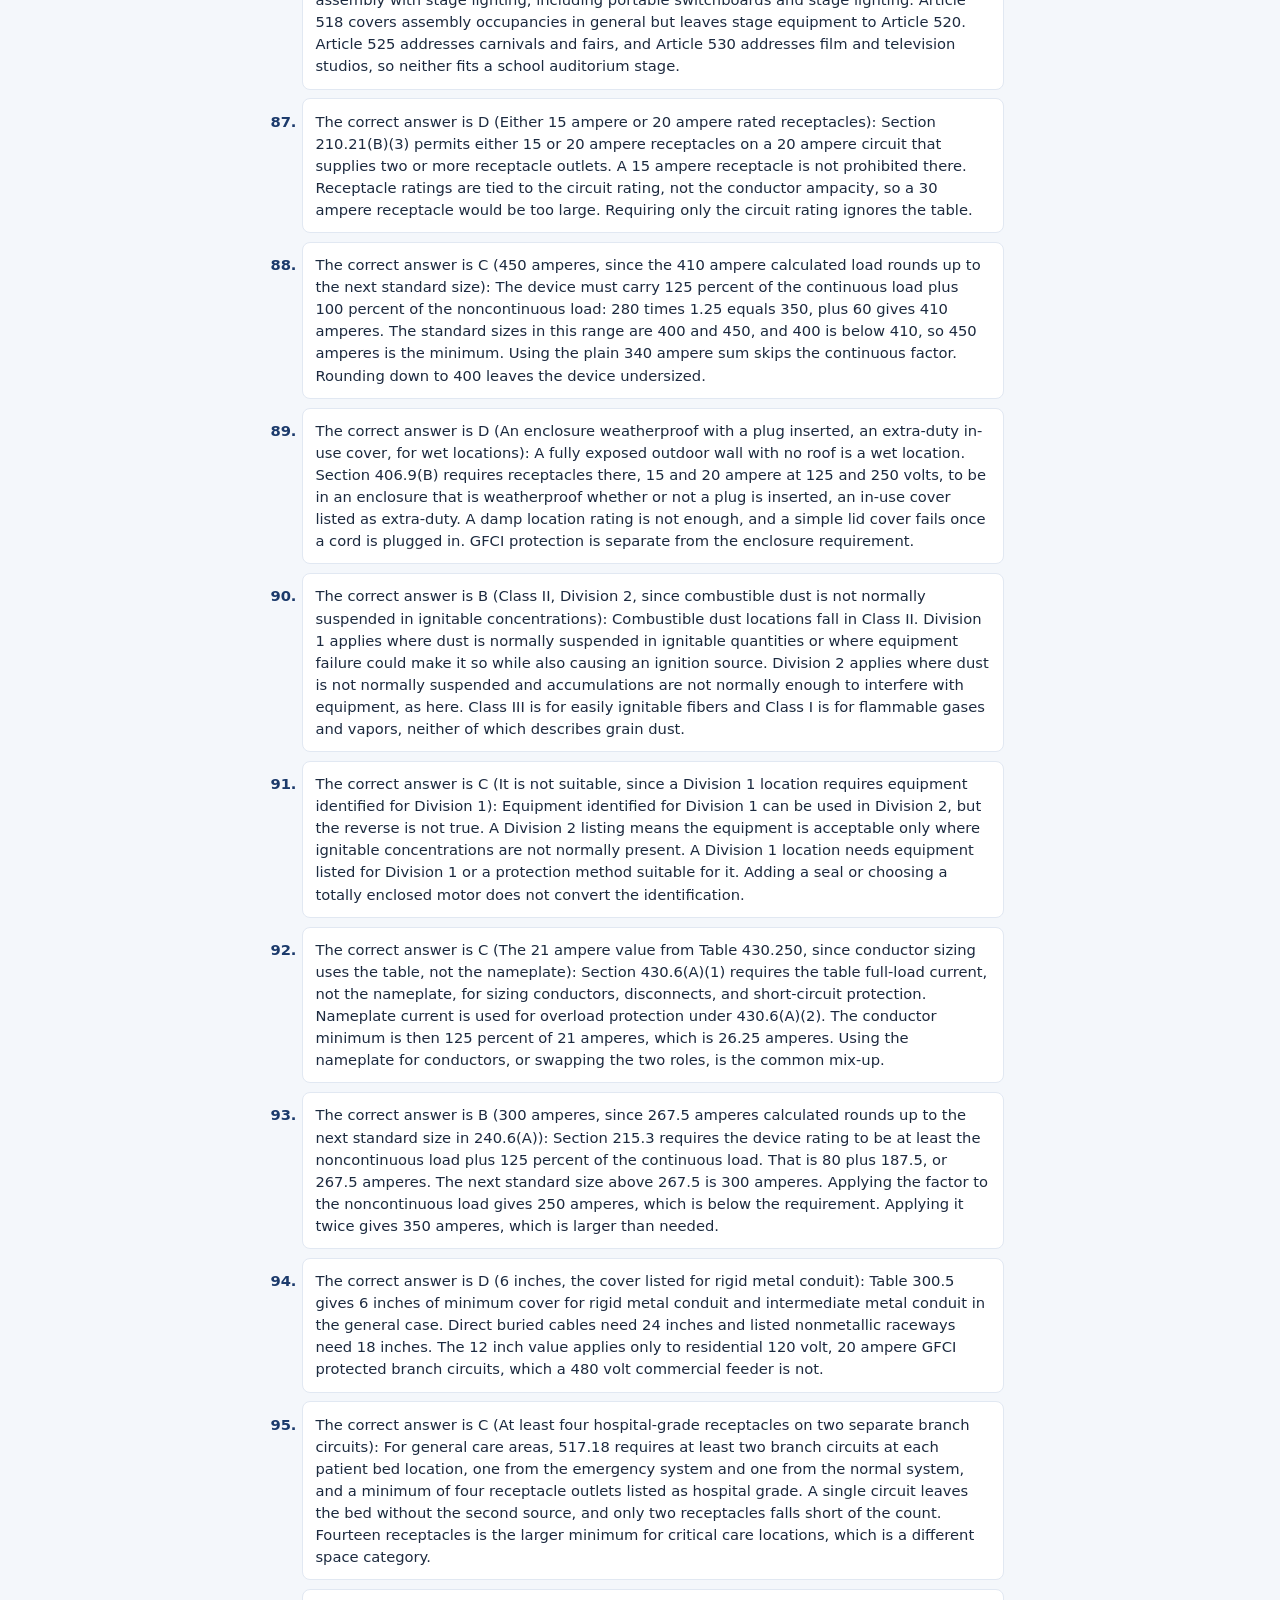
<file: answers.html>
<!DOCTYPE html>
<html lang="en">
<head>
<meta charset="UTF-8">
<meta name="viewport" content="width=device-width, initial-scale=1.0">
<meta name="robots" content="noindex">
<title>2026 NEC Journeyman Answer Keys and Explanations</title>
<style>
  * { box-sizing: border-box; margin: 0; padding: 0; }
  body { font-family: "Avenir Next", "Segoe UI", system-ui, sans-serif;
         background: #F4F7FB; color: #1C2A3F; }
  header { background: #1B3A6B; color: white; padding: 1.1rem 1rem; text-align: center; }
  header h1 { font-size: 1.15rem; }
  header p { font-size: 0.8rem; opacity: 0.85; margin-top: 0.25rem; }
  main { max-width: 760px; margin: 0 auto; padding: 1rem; }
  .tabs { display: flex; gap: 0.5rem; margin: 0.8rem 0 1rem; position: sticky;
           top: 0; background: #F4F7FB; padding: 0.6rem 0; z-index: 5; }
  .tab { flex: 1; padding: 0.6rem 0.4rem; border: 1px solid #C9D6E8; background: white;
          border-radius: 8px; font-size: 0.9rem; font-weight: 600; color: #1B3A6B;
          cursor: pointer; }
  .tab.active { background: #1B3A6B; color: white; border-color: #1B3A6B; }
  .test h2 { font-size: 1.05rem; margin: 0.4rem 0 0.8rem; color: #1B3A6B; }
  .test ol { list-style-position: outside; padding-left: 1.6rem; }
  .test li { background: white; border: 1px solid #E1E8F2; border-radius: 8px;
              padding: 0.7rem 0.8rem; margin-bottom: 0.55rem; font-size: 0.92rem;
              line-height: 1.5; }
  .test li::marker { font-weight: 700; color: #1B3A6B; }
  .cluster-box { border-left: 4px solid #1B3A6B; background: #EAF0F8;
                  border-radius: 8px; padding: 0.7rem 0.9rem; margin: 1rem 0 0.6rem; }
  .cluster-label { font-size: 0.72rem; font-weight: 700; letter-spacing: 0.05em;
                    text-transform: uppercase; color: #1B3A6B; margin-bottom: 0.35rem; }
  .cluster-box p { font-size: 0.88rem; line-height: 1.55; }
  .cluster-box p + p { margin-top: 0.5rem; }
</style>
</head>
<body>
<header>
  <h1>2026 NEC Journeyman Answer Keys and Explanations</h1>
  <p>Numbered to match the practice tests in your printed study guide.</p>
</header>
<main>
  <nav class="tabs">
      <button class="tab active" data-test="1">Test 1</button>
      <button class="tab" data-test="2">Test 2</button>
  </nav>
  <section class="test" id="test1">
    <h2>Practice Test 1 Answer Key</h2>
    <ol>
      <li value="1">The correct answer is A (25 amperes, the maximum overcurrent device rating marked on the nameplate): Appliance rules in Article 422 say the overcurrent device must not exceed the maximum rating marked on the equipment. The 10 AWG copper conductors carry 30, 35 and 40 amperes in the 60, 75 and 90 degree columns of Table 310.16, but all of those exceed the marked limit. The 30 ampere choice treats conductor ampacity as the ceiling, although the listed equipment limit of 25 amperes is lower and controls.</li>
      <li value="2">The correct answer is C (40 amperes, 125 percent of the 32 ampere charging load): Electric vehicle supply equipment is treated as a continuous load, so the overcurrent device must be at least 125 percent of 32 amperes. That is 32 times 1.25, which equals 40 amperes, and 40 is a standard size in 240.6(A). The 35 ampere choice is only about 109 percent of the load and fails the continuous load rule. The 50 ampere choice stacks the factor twice, which the rule does not call for.</li>
      <li value="3">The correct answer is D (A pendant luminaire with an exposed bare lamp hung from the ceiling): The closet luminaire rules prohibit incandescent luminaires with open or partially enclosed lamps and also pendant luminaires and lampholders in clothes closets. Surface-mounted and recessed luminaires with completely enclosed light sources are allowed when the specified clearance from the storage space is kept. Surface fluorescent luminaires are likewise allowed with their own clearance. The pendant with an exposed lamp is the one choice that no clearance can cure.</li>
      <li value="4">The correct answer is A (All conductors of the dispenser circuits, grounded conductor included, as Article 514 requires): The emergency shutoff in Article 514 must disconnect all conductors of the dispenser circuits at once, and that includes the grounded conductor. The general practice of opening only ungrounded conductors does not meet this specific requirement. Opening the equipment grounding conductor would remove the safety path and is not what the rule calls for. A switch that serves only the nearest dispenser leaves the other dispensing equipment energized.</li>
      <li value="5">The correct answer is C (A vanity light and fan located inside that same bathroom): A 20 ampere bathroom receptacle circuit under 210.11(C)(3) may not supply outlets in other rooms. When the circuit serves only one bathroom, other equipment inside that same bathroom, such as the light and fan, may be connected to it. The hallway, garage and laundry loads are outside the bathroom, so each would break the rule. Laundry loads need their own dedicated circuit.</li>
      <li value="6">The correct answer is C (456 volts, found from 10 modules times 40.0 volts times 1.14): Open-circuit voltage rises as temperature falls, so the string voltage is multiplied by the correction factor. Ten modules at 40.0 volts give 400 volts, and 400 times 1.14 equals 456 volts. The 400 volt choice leaves out the correction, while dividing by 1.14 would lower the voltage, which is the wrong direction. The current and wattage ratings in the stem do not affect the voltage calculation.</li>
      <li value="7">The correct answer is A (10 AWG, 35 amperes at 75 degrees against the 30 ampere need): A continuous load requires conductor ampacity of at least 125 percent of the load, so 24 times 1.25 equals 30 amperes. With 75 degree terminals the 75 degree column applies, where 12 AWG carries only 25 amperes and 10 AWG carries 35 amperes. The 12 AWG choice ignores the continuous load factor. Using the 90 degree column for a 14 AWG conductor is not allowed because the terminals limit the usable ampacity.</li>
      <li value="8">The correct answer is D (Overcurrent protection ahead of the panelboard must not exceed the 100 ampere panelboard rating): Panelboards must be protected by overcurrent devices rated no more than the panelboard rating, and a main-lug-only board relies on the feeder device for that protection. Here the 125 ampere device exceeds the 100 ampere rating, so the installation fails. A low calculated load does not excuse a device larger than the equipment rating. Shrinking the conductors would not correct the oversized protection, and there is no 60 ampere limit on lug-only boards.</li>
      <li value="9">The correct answer is C (5,625 volt-amperes, with 35 percent applied above the first 3,000): The connected load is 6,000 for lighting plus 3,000 for two small-appliance circuits plus 1,500 for laundry, a total of 10,500 volt-amperes. The first 3,000 counts at 100 percent. The remaining 7,500 counts at 35 percent, which is 2,625, giving 3,000 plus 2,625 equals 5,625. Applying 35 percent to the entire 10,500 would give 3,675, which under-counts the first block.</li>
      <li value="10">The correct answer is A (24 amperes, twice the full-load current of the motor): A general-use switch used as a motor disconnect for a small stationary motor must have an ampere rating of at least twice the motor full-load current. Twice 12 amperes is 24 amperes. The 125 percent value belongs to other motor rules and gives too small a switch. The 250 percent figure comes from inverse time breaker sizing and is not the switch rule.</li>
      <li value="11">The correct answer is A (100 amperes, one third of the feeder device rating): The 25-foot feeder tap rule requires tap conductors with ampacity of at least one third of the rating of the device protecting the feeder. One third of 300 amperes is 100 amperes. The one tenth fraction belongs to the shorter 10-foot tap rule. The tap must also end in a single overcurrent device not exceeding the tap conductor ampacity, which the stem confirms.</li>
      <li value="12">The correct answer is C (70 amperes, 250 percent of the full-load current): The motor branch-circuit table sets the general maximum for an inverse time breaker at 250 percent of full-load current. Twenty-eight amperes times 2.5 equals 70 amperes, which is a standard size. The 175 percent value belongs to time-delay fuses, and 300 percent to non-time-delay fuses. The 125 percent figure relates to overload sizing, not short-circuit protection.</li>
      <li value="13">The correct answer is C (4.0 amperes, 96 volt-amperes over the 24 volt secondary): Current equals volt-amperes divided by voltage on the same side of the transformer. The coils load the 24 volt secondary with 96 volt-amperes, so the current is 96 divided by 24, or 4.0 amperes. Dividing by 480 volts gives a primary current of 0.2 amperes, which is not the secondary current. Using the 150 volt-ampere rating gives the nameplate capacity, not the actual coil load.</li>
      <li value="14">The correct answer is D (20 ohms, the 10 ohm resistor plus 10 ohms from the two parallel resistors): Two 20 ohm resistors in parallel combine to 10 ohms, since equal parallel resistors divide by the count. That 10 ohms is in series with the 10 ohm resistor, so the total is 20 ohms. Adding all three in series gives 50 ohms and ignores the parallel pair. Treating all three as parallel gives 5 ohms, which ignores the series connection.</li>
      <li value="15">The correct answer is B (Zone 1, the intermediate area between Zone 0 continuous presence and Zone 2 abnormal-only presence): Zone 0 means ignitable concentrations are present continuously or for long periods, Zone 1 means they are likely under normal operating conditions, and Zone 2 means they are not likely in normal operation and last only briefly if they occur. The loading rack described sits between the first and last, which is Zone 1. Zone 21 uses the same normal-operation wording but belongs to the dust system of Article 506, so it cannot classify a flammable gas area.</li>
      <li value="16">The correct answer is A (58 amperes, 125 percent of 32 plus 18): Feeder conductors must carry the noncontinuous load plus 125 percent of the continuous load. That is 32 times 1.25, which equals 40, plus 18, for 58 amperes. The simple sum of 50 amperes ignores the continuous factor. Applying 125 percent to everything gives 62.5 amperes, which over-sizes the feeder because the noncontinuous part is not factored.</li>
      <li value="17">The correct answer is A (35 amperes, 175 percent of the full-load current): The general rule for a time-delay fuse in the motor branch-circuit table is 175 percent of full-load current. Twenty amperes times 1.75 equals 35 amperes, a standard fuse size. The 250 percent value applies to inverse time breakers and 300 percent to non-time-delay fuses. The 125 percent figure is an overload relay factor, not a short-circuit protection factor.</li>
      <li value="18">The correct answer is C (Two or more ungrounded conductors plus one grounded conductor at equal voltage to each): A multiwire branch circuit has two or more ungrounded conductors with a voltage between them and a grounded conductor that has equal voltage to each ungrounded conductor, connected to the system grounded conductor. Circuits that merely share a raceway keep separate grounded conductors, so they do not qualify. An equipment grounding conductor is not a circuit conductor in this definition.</li>
      <li value="19">The correct answer is A (6.24 volts, 3 percent of the 208 volt nominal): The informational notes recommend a maximum drop of 3 percent on the branch circuit and 5 percent for feeder and branch combined. Three percent of 208 volts is 6.24 volts. The 10.40 volt figure is the combined 5 percent allowance. The 3.60 volt figure comes from 120 volts, which is a line-to-neutral value, not the circuit nominal voltage here.</li>
      <li value="20">The correct answer is D (4-1/2 feet, the interval for securing type AC cable): Type AC cable must be secured at intervals not exceeding 4-1/2 feet and within 12 inches of every box. MC cable allows 6 feet, EMT allows 10 feet and small rigid nonmetallic conduit needs support every 3 feet, but those belong to other wiring methods. The workshop installation here is exposed AC cable, so its own interval governs.</li>
      <li value="21">The correct answer is A (3/4 inch, since 40 percent of 0.533 square inch is 0.213): Six conductors at 0.0211 square inch each total 0.1266 square inch. The 40 percent fill column applies to more than two conductors, and 1/2 inch EMT allows only 0.122 square inch, so it falls just short. Three-quarter inch EMT allows 0.213 square inch and is the smallest size that passes. Reading the 53 percent column applies a limit that belongs to a single conductor, and comparing against the full internal area ignores fill limits altogether.</li>
      <li value="22">The correct answer is D (12 feet, the value for residential driveways up to 300 volts): Service drops over residential property and driveways need 12 feet when the voltage to ground does not exceed 300 volts. Ten feet applies to areas reachable only by pedestrians, 15 feet applies where voltage to ground is above 300 volts, and 18 feet applies over public streets and truck traffic areas. A 120/240-volt drop to a house driveway fits the 12 foot row.</li>
      <li value="23">The correct answer is C (15 amperes, 9.6 times 125 percent times 125 percent): The maximum photovoltaic circuit current is the short-circuit current times 125 percent, which is 12.0 amperes. The overcurrent device must then be rated at least 125 percent of that, so 9.6 times 1.5625 equals 15.0 amperes, a standard size. The 12 ampere choice uses only one factor, and 10 amperes is below the required value. Stepping up to 20 amperes is not needed when 15 amperes meets the minimum.</li>
      <li value="24">The correct answer is C (Within sight of the unit and readily accessible, on or near it): The air-conditioning disconnect must be within sight of and readily accessible from the equipment, and it may be on or within the unit. A breaker at a panelboard 70 feet away with no line of sight does not satisfy this general rule. Labels cannot replace the location requirement. The 50 foot figure belongs to the definition of within sight, which also requires the equipment to be visible.</li>
      <li value="25">The correct answer is D (Pull a wire-type grounding conductor, because 30 amperes exceeds the limit): Flexible metal conduit may serve as the equipment grounding path only when it is 6 feet or less, uses listed fittings and the circuit protection does not exceed 20 amperes. The 30 ampere breaker exceeds that limit, so a wire-type equipment grounding conductor must be installed. The length and fittings in the stem meet part of the rule, which is why leaving the conduit as the path tempts, but the ampere limit still fails.</li>
      <li value="26">The correct answer is B (From an individual branch circuit matching the receptacle voltage and rating): Each single receptacle supplying shore power to a boat must have its own individual branch circuit matching the receptacle voltage class and rating. A shared 60 ampere device would protect two receptacles with one breaker, which breaks that rule. A multiwire arrangement or a feeder tap also fails to give each receptacle an individual branch circuit. The conduit savings are not a reason the code recognizes.</li>
      <li value="27">The correct answer is C (6 inches, the Table 300.5 value for rigid metal conduit): Table 300.5 gives 6 inches of cover for rigid metal conduit and intermediate metal conduit in the general case. Rigid PVC conduit in a trench needs 18 inches, and direct buried cable commonly needs 24 inches. The 12 inch value belongs to a special column for GFCI protected residential branch circuits. A lawn location does not change the metal conduit value.</li>
      <li value="28">The correct answer is B (Up to three sets, with the neutral sized for maximum unbalance): Article 215 allows a common neutral for two or three sets of 3-wire feeders, so three sets is the maximum. For 4-wire or 5-wire feeders the limit is two sets. The common neutral must be sized for the maximum unbalance of the combined loads. No provision permits four or six sets to share one neutral, whatever the neutral size.</li>
      <li value="29">The correct answer is A (20.0 amperes, 4,800 watts divided by 240 volts): For a resistive load, current equals watts divided by volts at the rated voltage. The heater is rated 240 volts single phase, so 4,800 divided by 240 gives 20.0 amperes. The 1.732 factor applies only to three-phase loads. The 208 volt panel supplies other machines, and dividing by 120 volts would double the real current.</li>
      <li value="30">The correct answer is C (Four, each one a listed hospital grade receptacle): Article 517 requires at least four receptacles at each general care patient bed location, and they must be hospital grade. Fourteen is the minimum at critical care bed locations, which is a different space category. Six is not a code value but an interpolation. Two would match the number of supplying systems, not the count of receptacles required.</li>
      <li value="31">The correct answer is A (27.0 cubic inches, counting the conductors, grounds, clamps and yoke): Eight insulated 12 AWG conductors count as 8, all equipment grounds together count as 1, the clamps count as 1 and the receptacle yoke counts as 2. That is 12 allowances at 2.25 cubic inches, or 27.0 cubic inches, which fits the 33.0 cubic inch box. Omitting the yoke gives 22.5, omitting the clamps gives 24.75, and counting the grounds separately gives 33.75 cubic inches.</li>
      <li value="32">The correct answer is C (18.4 amperes, 115 percent of the nameplate current): The 125 percent overload limit applies only to motors marked with a service factor of 1.15 or more or a temperature rise of 40 degrees or less. This motor is neither, so the general 115 percent limit applies. Sixteen amperes times 1.15 equals 18.4 amperes. The 140 percent value is a later allowance if a lower setting will not carry the load, not the starting limit.</li>
      <li value="33">The correct answer is A (1.99 volts, 4.97 ohms of loop resistance at 0.4 amperes): The loop length is twice 320 feet, which is 640 feet. Resistance is 640 times 7.77 divided by 1,000, or 4.97 ohms. Voltage drop equals current times resistance, so 0.40 times 4.97 gives 1.99 volts. Using only one way gives 0.99 volts, and leaving out the current leaves an answer in ohms, not volts.</li>
      <li value="34">The correct answer is D (60 amperes, 41.6 amperes at 125 percent, then the next size up): Three-phase current equals 15,000 divided by 1.732 times 208, which is 41.6 amperes. A continuous load needs 125 percent, so 41.6 times 1.25 equals 52.0 amperes, and the next standard size is 60 amperes. Skipping the 125 percent factor gives 45 amperes, using 240 volts gives 50 amperes, and omitting the three-phase factor produces an inflated 80 amperes.</li>
      <li value="35">The correct answer is C (6 amperes, 10 amperes outgoing less 4 amperes returning on the neutral conductor): On opposite phases the shared neutral carries the difference of the two legs, 10 minus 6, or 4 amperes. The breaker sees 10 amperes leaving on its hot conductor but only 4 amperes returning on the neutral, so the imbalance is 6 amperes. That exceeds a GFCI trip threshold of a few milliamperes and causes the trip. A two-pole GFCI breaker would pass both legs through the sensor and cancel the imbalance.</li>
      <li value="36">The correct answer is D (13 yokes, 2,400 volt-amperes over 180, rounded down): A 20 ampere, 120 volt circuit supplies 2,400 volt-amperes. Dividing by 180 gives 13.3, and only whole yokes count, so the limit is 13. The 80 percent limit applies to continuous loads, which this circuit does not have. Rounding up to 14 would exceed the capacity, and multiplying by 125 percent is a rule for sizing, not for loading a circuit.</li>
      <li value="37">The correct answer is B (100 amperes, the minimum rating for a one-family dwelling): The service rules set a minimum rating of 100 amperes for a one-family dwelling service, regardless of a lower calculated load. An 80 or 90 ampere disconnect falls below that minimum. The 60 ampere minimum applies to services for other types of occupancies. The 72 ampere calculated load matters for conductor and equipment sizing but does not override the dwelling minimum.</li>
      <li value="38">The correct answer is D (16 amperes, 80 percent of the breaker rating for a continuous load): A load expected to run at maximum current for three hours or more is a continuous load, and a standard breaker may carry it only to 80 percent of its rating. Twenty amperes times 0.80 equals 16 amperes. Loading to the full 20 amperes ignores the continuous load rule. The 90 and 60 percent values have no basis in the code.</li>
      <li value="39">The correct answer is D (0.155 square inch, 31 percent of area for two conductors): Chapter 9 Table 1 sets fill at 53 percent for one conductor, 31 percent for two conductors and 40 percent for more than two. For two conductors in a 0.50 square inch raceway, 31 percent gives 0.155 square inch. The 40 percent value applies when three or more conductors are present. The 60 percent value applies only to short conduit nipples.</li>
      <li value="40">The correct answer is B (GFCI protection for personnel, built into the plug or at the outlet): Cord-and-plug connected vending machines must have ground-fault circuit-interrupter protection for personnel, either built into the attachment plug or provided at the outlet. A dedicated circuit does not remove this requirement. Arc-fault protection is a dwelling room rule and not the vending machine rule. A surge protective device addresses transients and does not protect people from ground faults.</li>
      <li value="41">The correct answer is B (Two, one for each unfinished portion of the basement): The dwelling receptacle rules require at least one receptacle outlet in each separate unfinished portion of a basement, in addition to any laundry outlet. A wall dividing the basement into two portions therefore requires two outlets. The six foot spacing rule applies to habitable rooms, not unfinished basement portions. A single outlet would leave one portion without a required receptacle.</li>
      <li value="42">The correct answer is A (18 inches above the floor, where heavy vapors collect): In a commercial garage repair area without added ventilation, the space up to 18 inches above the floor is classified Class I, Division 2 because gasoline vapors are heavier than air and settle low. A ceiling-level extent is associated with lighter-than-air fuels, so it does not fit a gasoline repair bay. Wiring and equipment inside the 18 inch zone must be suitable for that classification.</li>
      <li value="43">The correct answer is A (7 amperes, the limit for 18 AWG Class 1 conductors): Class 1 circuit conductors of 18 AWG must be protected at no more than 7 amperes, and 16 AWG conductors at no more than 10 amperes. Conductors of 14 AWG and larger follow their normal ampacity rules. The 20 ampere breaker upstream is far above the 18 AWG limit, so supplementary protection is needed to bring the protection down to 7 amperes.</li>
      <li value="44">The correct answer is B (8 kilowatts, the table value for a range of 12 kilowatts or less): The demand table for household cooking equipment gives 8 kilowatts for one range rated not over 12 kilowatts. Using the full 12 kilowatts ignores the table, while 80 percent and 50 percent factors are not what the table uses. The dryer and water heater have their own separate demand rules and do not change the range value.</li>
      <li value="45">The correct answer is D (Identified handle ties or a common-trip breaker for both ungrounded conductors): A multiwire branch circuit must have a means that disconnects all ungrounded conductors simultaneously at the point where the circuit originates. Handle ties or a two-pole common-trip breaker provide that. Oversizing the grounded conductor does not address simultaneous disconnection. A GFCI breaker on one leg does not open the other, and separate grounded conductors would no longer be a multiwire circuit.</li>
      <li value="46">The correct answer is A (90 amperes, from 45 plus 125 percent of the 36 continuous load): The service device must carry the noncontinuous load plus 125 percent of the continuous load. That is 45 plus 36 times 1.25, or 45 plus 45, which equals 90 amperes, a standard size. An 80 ampere device is below the calculated load. Applying 125 percent to the entire load gives about 101 amperes and the next size of 110, which over-sizes the device.</li>
      <li value="47">The correct answer is C (6 feet 6 inches, or the height of the equipment if taller): The working space around electrical equipment must have headroom of at least 6 feet 6 inches, or the height of the equipment if that is greater. This equipment is only 5 feet tall, so 6 feet 6 inches governs. The 6 foot 2 inch ceiling falls short and fails. The 5 foot figure ignores the minimum, and 7 feet is not the required value.</li>
      <li value="48">The correct answer is D (Install a panelboard listed and marked for use as service equipment): Service equipment must be listed or field evaluated and marked as suitable for use as service equipment. An unmarked panelboard does not meet this requirement, however adequate its bus rating. Adding a jumper or grounding bar does not change the equipment marking. The inspector cannot waive the marking by accepting the bus rating, so the correct fix is to install properly marked equipment.</li>
      <li value="49">The correct answer is B (16 amperes, the 80 percent limit for multiple receptacle circuits): Where a circuit supplies two or more receptacles, the total cord-and-plug connected load may not exceed the maximum in Table 210.21(B)(2). For a 20 ampere circuit that is 16 amperes, which is 80 percent of the rating. The 12 ampere value belongs to 15 ampere circuits, and 18 amperes is not in the table. The full 20 ampere rating applies only to a single receptacle.</li>
      <li value="50">The correct answer is C (20 amperes, 125 percent of the 15 ampere sign load): The sign draws 1,800 divided by 120, or 15 amperes. Sign loads are treated as continuous, so the circuit must be at least 125 percent of 15 amperes, which is 18.75 amperes, and the next standard size is 20 amperes. A 15 ampere circuit would be loaded to 100 percent. Applying the factor twice gives 25 amperes, and sign branch circuits are limited to 20 amperes anyway.</li>
      <li value="51">The correct answer is A (Article 406, covering receptacles, snap switches, dimmers, and electronic control switches): The 2026 NEC adds a definition of wiring devices to Article 100 and widens Article 406 to cover them, moving small switch-type devices out of Article 404. Dimmers and snap switches therefore sit in Article 406 alongside receptacles. Article 404 describes the 2023 layout and is the stale-edition trap here. Article 130 is new but covers energy management and power control systems, not ordinary wall dimmers, and Article 410 covers the luminaires themselves.</li>
      <li value="52">The correct answer is D (115 percent of nameplate current, the 430.32(A)(1) value for all other motors, 32.2 amperes): Section 430.32(A)(1) sets the overload trip at 125 percent of nameplate current for motors marked with a service factor of 1.15 or more or a temperature rise of 40 degrees C or less. All other motors, including this 1.0 service factor, 50 degree motor, are limited to 115 percent, which is 32.2 amperes here. The 130 percent value applies only as a later increase when 115 percent will not carry the motor through starting. The 125 percent value fails because this motor does not qualify for that category.</li>
      <li value="53">The correct answer is D (41.4 amperes, using 115 percent of the nameplate current): Section 445.13(A) requires generator conductors to carry at least 115 percent of the nameplate current rating of the generator. The arithmetic is 36 times 1.15, which equals 41.4 amperes. Using 125 percent gives 45.0 amperes, the continuous load factor from Article 210, which does not govern here. The plain nameplate value of 36 amperes ignores the added margin the generator section demands.</li>
      <li value="54">The correct answer is D (4/0 AWG, since 215 amperes is required and its 75 degree rating is 230): Minimum ampacity equals 125 percent of the continuous load plus 100 percent of the noncontinuous load: 140 times 1.25 is 175, plus 40, which gives 215 amperes. In the 75 degree column of Table 310.16, 3/0 AWG carries only 200 amperes, while 4/0 AWG carries 230 amperes, so 4/0 is the smallest size that works. The 250 kcmil choice oversizes the conductor by applying 125 percent to the whole load, the 3/0 answer uses the plain 180 ampere sum, and the 2/0 answer drops the 40 amperes entirely.</li>
      <li value="55">The correct answer is C (15.75 cubic inches, using seven allowances including two for the yoke): Under 314.16(B), each conductor counts one allowance, all internal clamps together count one allowance based on the largest conductor, and each yoke counts two allowances. That gives 4 plus 1 plus 2, or 7 allowances. Seven times 2.25 cubic inches equals 15.75 cubic inches. Counting the yoke once yields 13.50 and leaving it out yields 11.25, both too small for the box.</li>
      <li value="56">The correct answer is B (One more bend of 90 degrees, bringing the total of all the bends to 345 degrees): Section 358.26 limits the total bends between pull points to 360 degrees. The existing bends add to 90 plus 90 plus 45 plus 30, or 255 degrees, leaving 105 degrees. One more 90 degree bend brings the total to 345 degrees, and a second would reach 435 degrees, which exceeds the limit. Every bend counts, including the 45 and 30 degree ones, so ignoring them is a common error.</li>
      <li value="57">The correct answer is C (5 amperes, since 125 percent of 12 is 15 and 15 plus 5 is 20): The device must carry 125 percent of the continuous load plus 100 percent of the noncontinuous load. For a 12 ampere continuous load, 12 times 1.25 equals 15 amperes, so 20 minus 15 leaves 5 amperes for noncontinuous loads. Subtracting the continuous load at 100 percent forgets the factor entirely. The 6.4 ampere answer moves the 125 percent onto the noncontinuous load, where it does not belong.</li>
      <li value="58">The correct answer is A (At the point where the conductors receive their supply, at the start of the feeder run): Section 240.21 requires overcurrent protection at the point where conductors receive their supply. Tap rules in 240.21(B) and (C) are specific exceptions and only apply when their conditions are met. The 10 and 25 foot distances belong to those tap rules. Enclosing conductors in a raceway does not move the required location of the protective device.</li>
      <li value="59">The correct answer is B (In Article 120, now titled for branch-circuit, feeder, and service load calculation rules): The 2026 NEC relocated Article 220 and renamed it Article 120, Branch-Circuit, Feeder, and Service Load Calculations. Article 220 is the 2023 location, so a worksheet still citing it is out of date. Article 130 is the new home of energy management systems, and its power control system rules are only referenced from the load calculation article. Article 210 still covers branch circuits but does not hold the load calculation method.</li>
      <li value="60">The correct answer is B (Those figures appear only in informational notes, so they are not enforceable limits): Informational notes to 210.19 and 215.2 suggest voltage drop of 3 percent on a feeder or branch circuit and 5 percent combined for reasonable efficiency. Informational notes are not enforceable requirements, as 90.5(C) explains, so the inspector cannot fail the job on those numbers alone. Treating the notes as mandatory is the usual error. Equipment that needs a minimum operating voltage may still impose its own limit, which is a separate matter.</li>
      <li value="61">The correct answer is B (3 circuits, since 7,200 volt-amperes divided by 2,400 volt-amperes per 20 ampere circuit gives three): Section 120.13 keeps 3 volt-amperes per square foot only to determine the minimum number of branch circuits. The load is 2,400 times 3, or 7,200 volt-amperes. A 20 ampere, 120 volt circuit supplies 2,400 volt-amperes, so 7,200 divided by 2,400 gives exactly 3 circuits. The 2 volt-ampere figure is for feeder and service calculations and would undercount circuits, and the small-appliance circuits are counted separately from general lighting.</li>
      <li value="62">The correct answer is D (A breaker may serve as the appliance disconnecting means if lockable in the open position): Section 422.31 requires a disconnecting means for permanently connected appliances rated over 300 volt-amperes. A branch-circuit breaker is allowed to serve as the disconnect when it is within sight of the appliance or can be locked in the open position. Here the panel is on another floor, so lockable capability decides. A dedicated circuit alone does not remove the requirement.</li>
      <li value="63">The correct answer is B (A 20 ampere circuit with 12 AWG copper conductors, as 210.11(C)(1) requires for small appliance use): Section 210.11(C)(1) requires small-appliance circuits for kitchen countertop receptacles to be 20 ampere branch circuits. A 20 ampere breaker needs conductors of at least 12 AWG copper, since 240.4(D) caps 14 AWG at 15 amperes. A 15 ampere circuit does not meet the dwelling requirement. A 30 ampere circuit exceeds what the rule calls for and would not suit standard receptacles.</li>
      <li value="64">The correct answer is B (The authority having jurisdiction, since approved means acceptable to that authority): Article 100 defines approved as acceptable to the authority having jurisdiction. Listing by a recognized laboratory is the usual evidence an inspector looks for under 110.2, yet the decision stays with the AHJ. A listing mark, stamped drawings, and manufacturer instructions are all supporting evidence, but none of them replaces the inspector&#x27;s acceptance. With only a handwritten supplier note on hand, the evidence is missing and the AHJ may refuse the panelboard.</li>
      <li value="65">The correct answer is A (The main bonding jumper at the service disconnect enclosure): At a service, the main bonding jumper required by 250.28 ties the grounded conductor, the equipment grounding conductors, and the service enclosure together. A system bonding jumper does the same job at a separately derived system such as a transformer. The grounding electrode conductor connects to the earth, not to the enclosures. The supply-side bonding jumper bonds raceways and equipment ahead of the service disconnect.</li>
      <li value="66">The correct answer is B (Accessible same level receptacle within 25 feet, not connected to the equipment disconnecting means load side): Section 210.63 requires a 125 volt, 15 or 20 ampere receptacle outlet at an accessible location on the same level and within 25 feet of heating, air conditioning, and refrigeration equipment. It cannot be connected to the load side of the equipment disconnecting means, so servicing is possible with the unit de-energized. Ground level placement fails the same-level test, and the 50 foot figure belongs to a different rule.</li>
      <li value="67">The correct answer is A (Support it independently, since the box is not marked above 50 pounds): Section 314.27(A) allows outlet boxes to support luminaires up to 50 pounds, and heavier luminaires must be supported independently of the box unless the box is listed and marked for the greater weight. This luminaire weighs 62 pounds and the box carries no marking, so the load must go to the structure. The 70 pound figure belongs to listed, marked ceiling fan boxes, which this unmarked box is not. A cable and its staples are never a luminaire support.</li>
      <li value="68">The correct answer is D (Yes, since a key is the one tool the definition permits): The Article 100 definition of readily accessible requires quick reach without extra actions such as using tools other than a key, climbing over or under barriers, removing obstacles, or using portable ladders. A key is expressly permitted, and the room here has no obstruction or ladder need, so it qualifies. A lock alone does not downgrade the status to merely accessible. The outdoor emergency disconnect idea comes from the dwelling service rules and does not change this definition.</li>
      <li value="69">The correct answer is A (Decline and use a separate lighting circuit for the light): Sections 210.11(C)(1) and 210.52(B) require the small-appliance circuits to serve the kitchen and related receptacle outlets only, with narrow exceptions such as a clock outlet. A ceiling luminaire is not among them, so neither countertop circuit may carry it. Spare capacity, an 80 percent loading figure, and AFCI protection do not change what the circuits may serve. The fixture belongs on a general lighting circuit.</li>
      <li value="70">The correct answer is A (It must be listed and marked as suitable for use as service equipment): Section 230.66 requires service equipment to be listed and marked as suitable for use as service equipment. A feeder panelboard without that marking does not qualify even with a high interrupting rating. Panelboards and circuit breakers are both permitted in service equipment when so listed. Ground-fault protection of equipment applies only to much larger services, such as those of 1,000 amperes or more on certain solidly grounded wye systems.</li>
      <li value="71">The correct answer is C (They are not permitted in the bathrooms of dwelling units, as Section 240.24(E) states): Section 240.24(E) prohibits overcurrent devices in the bathrooms of dwelling units, and in guest rooms or guest suites of hotels and motels. No enclosure rating, working space dimension, or distance from the tub creates an exception. The clothes closet rule is a different prohibition and does not make a bathroom acceptable. The panelboard must be relocated to a permitted space, even though it was there before the renovation.</li>
      <li value="72">The correct answer is B (A 20 ampere circuit with 12 AWG copper, serving laundry outlets only): Section 210.11(C)(2) requires at least one additional 20 ampere branch circuit for laundry receptacle outlets, and it must have no other outlets. Twenty ampere circuits need at least 12 AWG copper. Sharing it with bathroom receptacles breaks the no-other-outlets condition. A 15 ampere circuit does not meet the minimum rating for the laundry circuit.</li>
      <li value="73">The correct answer is C (300 amperes, the next higher standard size above 285, permitted by 240.4(B) up to 800 amperes): Section 240.4(B) permits the next higher standard OCPD rating when the ampacity does not match a standard size, the conductors do not supply multioutlet cord-and-plug circuits, and the next size does not exceed 800 amperes. The standard sizes in 240.6(A) go from 250 to 300 to 350, so 300 amperes is the next above 285. Rounding down is another choice and is not the only option. The 350 ampere answer skips a size.</li>
      <li value="74">The correct answer is D (The rating of the overcurrent device protecting the circuit): Section 210.3 classifies branch circuits by the maximum permitted rating or setting of the overcurrent device that protects them. With a 20 ampere breaker, the circuit is a 20 ampere branch circuit regardless of what the conductors could carry. Conductor ampacity and connected load are design inputs but do not set the classification. Receptacle ratings are limited by the circuit rating, not the reverse.</li>
      <li value="75">The correct answer is A (Each set matches in length, material, size, insulation type, and terminations): Section 310.10(G) requires parallel conductors to have the same length, conductor material, size in circular mil area, and insulation type, and to be terminated the same way. Matching characteristics ensure the sets share current equally. Different lengths or sizes cause unequal current sharing even if total resistance seems balanced. Insulation type must also match, since different types change the conductor impedance and ampacity.</li>
      <li value="76">The correct answer is B (At least 32 mm, or 1 1/4 inches, of wood or a steel plate): Section 300.4(A)(1) requires the hole edge to be at least 1 1/4 inches (32 mm) from the nearest edge of the wood framing member. Otherwise the cable needs a listed steel plate at least 1/16 inch thick covering the area. With only 19 mm remaining, a nail or screw could reach the cable, so the installation fails. The 19 mm figure is tempting but falls below the required distance.</li>
      <li value="77">The correct answer is B (10 feet between supports, with one within 3 feet of each enclosure, per Section 344.30): Section 344.30 requires rigid metal conduit to be supported within 3 feet of each outlet box, junction box, device box, cabinet, or fitting, and then at intervals not exceeding 10 feet under the general rule. Liquidtight flexible metal conduit has a shorter interval of 4.5 feet, which is the tempting wrong choice. The 12 foot option also pairs its spacing with a 6 foot distance from each enclosure, which exceeds the 3 foot limit. Short spacing of 3 feet may apply to some nonmetallic conduit sizes but is not what rigid metal requires.</li>
      <li value="78">The correct answer is A (12 inches, since GFCI protection and 20 ampere overcurrent protection allow reduced residential cover): Table 300.5 gives a reduced cover column for residential branch circuits rated 120 volts or less, protected by a GFCI and with overcurrent protection of 20 amperes or less. UF cable here qualifies for 12 inches. The 24 inch value is for ordinary direct buried cable, 18 inches is for PVC conduit, and 6 inches is for rigid metal conduit. Each belongs to a different column of the table.</li>
      <li value="79">The correct answer is A (Five supports, with the end ones within 300 mm of boxes): Section 330.30 requires MC cable supports within 300 mm of each box and at no more than 1.8 m between supports. The span between the first and last supports is 7.2 minus 0.6, or 6.6 m, and 6.6 divided by 1.8 gives 3.67, so four spans are required. Four spans need five supports. Counting only intermediate supports yields three, which leaves the terminal ends unsupported.</li>
      <li value="80">The correct answer is D (At least 40 amperes, one tenth of the 400 ampere feeder device rating under Section 240.21(B)(1)): Section 240.21(B)(1) allows a 10 foot tap if the tap ampacity is not less than the calculated loads and not less than the rating of the device it supplies, and if the tap ampacity is at least one tenth of the feeder overcurrent rating. One tenth of 400 amperes is 40 amperes, which exceeds the 30 ampere load. The one third value belongs to the 25 foot tap rule, which has additional conditions. Using the load alone ignores the ratio test.</li>
      <li value="81">The correct answer is B (The neutral and equipment grounding conductors stay separate, with no bond at the garage panel): For a separate building fed by a feeder with an equipment grounding conductor, 250.32(B) requires the grounded conductor to be isolated from the equipment grounding conductor and enclosures at the second building. Bonding them there creates parallel return paths on the grounding system. The neutral-to-ground bond belongs only at the service or a separately derived system. A local electrode does not change this.</li>
      <li value="82">The correct answer is A (103.5 amperes, which is 115 percent of the full-load current): Section 430.110(A) requires the ampere rating of the disconnecting means to be at least 115 percent of the motor full-load current. Multiplying 90 by 1.15 gives 103.5 amperes. The 125 percent factor is used for motor conductors and for continuous loads and does not apply to this disconnect. Starting current does not enter the disconnect ampere rating rule.</li>
      <li value="83">The correct answer is B (1/0 AWG, since one third of 400 is 133.3 amperes and 1 AWG carries 130): Section 240.21(B)(2) requires 25 foot tap conductors to have ampacity of at least one third of the feeder overcurrent device rating. One third of 400 is 133.3 amperes. In the 75 degree column of Table 310.16, 1 AWG carries 130 amperes, which falls just under, while 1/0 AWG carries 150 amperes, which satisfies the rule and the 120 ampere load. Rounding 133.3 down to 130 is the tempting error.</li>
      <li value="84">The correct answer is D (50.0 amperes, using 18,000 divided by root three times 208 volts for one three-phase line): Three-phase line current equals volt-amperes divided by the square root of three times the line voltage. The square root of three is 1.732, so 1.732 times 208 equals 360.3. Dividing 18,000 by 360.3 gives 50.0 amperes. Using the single-phase formula gives 86.5 amperes and overstates the current by about 1.73 times.</li>
      <li value="85">The correct answer is B (23.4 amperes, which is 125 percent of 18.75 amperes, the 4,500-watt heater current at 240 volts): Load current is 4,500 divided by 240, or 18.75 amperes. Storage water heaters are treated as continuous loads here, so 18.75 times 1.25 equals 23.4 amperes minimum branch-circuit rating. Skipping the factor gives 18.8 amperes. Applying 125 percent twice gives 29.3 amperes, which overstates the requirement.</li>
      <li value="86">The correct answer is C (Article 520, covering theaters and similar places with stage lighting and portable stage switchboards): Article 520 contains the specific requirements for theaters, audience areas of motion picture and television studios, and places of assembly with stage lighting, including portable switchboards and stage lighting. Article 518 covers assembly occupancies in general but leaves stage equipment to Article 520. Article 525 addresses carnivals and fairs, and Article 530 addresses film and television studios, so neither fits a school auditorium stage.</li>
      <li value="87">The correct answer is D (Either 15 ampere or 20 ampere rated receptacles): Section 210.21(B)(3) permits either 15 or 20 ampere receptacles on a 20 ampere circuit that supplies two or more receptacle outlets. A 15 ampere receptacle is not prohibited there. Receptacle ratings are tied to the circuit rating, not the conductor ampacity, so a 30 ampere receptacle would be too large. Requiring only the circuit rating ignores the table.</li>
      <li value="88">The correct answer is C (450 amperes, since the 410 ampere calculated load rounds up to the next standard size): The device must carry 125 percent of the continuous load plus 100 percent of the noncontinuous load: 280 times 1.25 equals 350, plus 60 gives 410 amperes. The standard sizes in this range are 400 and 450, and 400 is below 410, so 450 amperes is the minimum. Using the plain 340 ampere sum skips the continuous factor. Rounding down to 400 leaves the device undersized.</li>
      <li value="89">The correct answer is D (An enclosure weatherproof with a plug inserted, an extra-duty in-use cover, for wet locations): A fully exposed outdoor wall with no roof is a wet location. Section 406.9(B) requires receptacles there, 15 and 20 ampere at 125 and 250 volts, to be in an enclosure that is weatherproof whether or not a plug is inserted, an in-use cover listed as extra-duty. A damp location rating is not enough, and a simple lid cover fails once a cord is plugged in. GFCI protection is separate from the enclosure requirement.</li>
      <li value="90">The correct answer is B (Class II, Division 2, since combustible dust is not normally suspended in ignitable concentrations): Combustible dust locations fall in Class II. Division 1 applies where dust is normally suspended in ignitable quantities or where equipment failure could make it so while also causing an ignition source. Division 2 applies where dust is not normally suspended and accumulations are not normally enough to interfere with equipment, as here. Class III is for easily ignitable fibers and Class I is for flammable gases and vapors, neither of which describes grain dust.</li>
      <li value="91">The correct answer is C (It is not suitable, since a Division 1 location requires equipment identified for Division 1): Equipment identified for Division 1 can be used in Division 2, but the reverse is not true. A Division 2 listing means the equipment is acceptable only where ignitable concentrations are not normally present. A Division 1 location needs equipment listed for Division 1 or a protection method suitable for it. Adding a seal or choosing a totally enclosed motor does not convert the identification.</li>
      <li value="92">The correct answer is C (The 21 ampere value from Table 430.250, since conductor sizing uses the table, not the nameplate): Section 430.6(A)(1) requires the table full-load current, not the nameplate, for sizing conductors, disconnects, and short-circuit protection. Nameplate current is used for overload protection under 430.6(A)(2). The conductor minimum is then 125 percent of 21 amperes, which is 26.25 amperes. Using the nameplate for conductors, or swapping the two roles, is the common mix-up.</li>
      <li value="93">The correct answer is B (300 amperes, since 267.5 amperes calculated rounds up to the next standard size in 240.6(A)): Section 215.3 requires the device rating to be at least the noncontinuous load plus 125 percent of the continuous load. That is 80 plus 187.5, or 267.5 amperes. The next standard size above 267.5 is 300 amperes. Applying the factor to the noncontinuous load gives 250 amperes, which is below the requirement. Applying it twice gives 350 amperes, which is larger than needed.</li>
      <li value="94">The correct answer is D (6 inches, the cover listed for rigid metal conduit): Table 300.5 gives 6 inches of minimum cover for rigid metal conduit and intermediate metal conduit in the general case. Direct buried cables need 24 inches and listed nonmetallic raceways need 18 inches. The 12 inch value applies only to residential 120 volt, 20 ampere GFCI protected branch circuits, which a 480 volt commercial feeder is not.</li>
      <li value="95">The correct answer is C (At least four hospital-grade receptacles on two separate branch circuits): For general care areas, 517.18 requires at least two branch circuits at each patient bed location, one from the emergency system and one from the normal system, and a minimum of four receptacle outlets listed as hospital grade. A single circuit leaves the bed without the second source, and only two receptacles falls short of the count. Fourteen receptacles is the larger minimum for critical care locations, which is a different space category.</li>
      <li value="96">The correct answer is B (The outside feeder tap rule, with conductors ending at a single overcurrent protective device at entrance): The outside feeder tap rule in 240.21(B) permits taps of unlimited length if the conductors are outdoors except at the load termination, are protected from physical damage, and end at a single circuit breaker or set of fuses sized for the tap ampacity, located at the nearest point of entrance as part of the building disconnect. The 10 and 25 foot rules have fixed length limits that 40 feet exceeds.</li>
      <li value="97">The correct answer is B (A separate equipment grounding conductor, since 13 feet exceeds the 6 foot limit for conduit grounding): Section 350.60 allows liquidtight flexible metal conduit to serve as the equipment grounding conductor only in short lengths of 6 feet or less, with listed fittings and limited overcurrent protection. A 13 foot whip exceeds that, so a wire-type equipment grounding conductor is required. The conduit itself is not limited to 6 feet in length, only its use as the grounding path.</li>
      <li value="98">The correct answer is C (Noncompliant, since 30 volts or less is required within 30 seconds outside the array boundary): Section 690.12 requires controlled conductors outside the array boundary to reduce to 30 volts or less within 30 seconds of shutdown initiation. Inside the array boundary the limit is 80 volts within 30 seconds. Because the measured conductors are beyond the boundary, 60 volts exceeds the 30 volt limit and the system fails the test. The 15 volt and 10 second values are not part of the rule.</li>
      <li value="99">The correct answer is D (It is not permitted, since UF cable cannot be embedded in poured concrete, cement or aggregate): Section 340.12 lists uses not permitted for Type UF cable, including embedding in poured cement, concrete, or aggregate. The moisture resistant jacket is meant for burial in earth and wet locations, not for casting in a slab. Placing the cable in a listed raceway suitable for embedding would be the correct approach. Neither a sand layer nor a lower circuit rating creates an exception.</li>
      <li value="100">The correct answer is D (An insulated equipment grounding conductor run with the feeder conductors in the same raceway): Article 553 requires the feeder to a floating building to include an insulated equipment grounding conductor with the circuit conductors, so fault current has a return path to the supply. The grounded conductor must not be bonded to enclosures at the floating building, and shore piping is not a substitute for the conductor. A bare conductor run separately does not match the wiring method rules for the feeder.</li>
    </ol>
  </section>
  <section class="test" id="test2" hidden>
    <h2>Practice Test 2 Answer Key</h2>
    <ol>
      <li value="1">The correct answer is A (40 amperes, found by multiplying the load current by 125 percent): Article 625 treats EVSE as a continuous load, so the branch circuit must be rated at 125 percent of 32 amperes, which is 40 amperes. The 32 ampere answer skips the factor. The 50 ampere answer multiplies by 1.25 twice (32 x 1.25 x 1.25 = 50).</li>
      <li value="2">The correct answer is A (Conductors between the service equipment and the final branch-circuit overcurrent device): Article 100 defines a feeder as all circuit conductors between the service equipment, source of a separately derived system, or other power supply source and the final branch-circuit overcurrent device. The conduit run to the lighting panelboard fits that definition. The cables to the receptacles are branch-circuit conductors, and the transformer conductors are service conductors.</li>
      <li value="3">The correct answer is C (15.6 amperes, applying 125 percent twice to the short-circuit current): Maximum circuit current for a PV source circuit is 125 percent of the short-circuit current, which is 12.5 amperes. Conductors must carry 125 percent of that value because the load is continuous, so 12.5 x 1.25 = 15.6 amperes. The module count and distance do not change this calculation.</li>
      <li value="4">The correct answer is C (Install a 20 ampere receptacle, since a lone receptacle must match the circuit rating): A single receptacle on an individual branch circuit must have an ampere rating not less than that of the circuit. The compressor load of 11 amperes and the cord rating do not change that. The 15 ampere allowance applies only where two or more receptacles share a 20 ampere circuit.</li>
      <li value="5">The correct answer is B (6 AWG THHN, using its 60 degree Celsius column of 55 amperes): Where equipment terminals for circuits of 100 amperes or less are unmarked, the 60 degree Celsius column of Table 310.16 governs. The 60 degree column gives 40 amperes for 8 AWG, which is too small, and 55 amperes for 6 AWG, which carries 50 amperes. The 75 and 90 degree columns apply only when terminals are marked for those temperatures.</li>
      <li value="6">The correct answer is A (200 amperes, the standard size that carries the calculated load): The demand-factor load of 195 amperes already reflects the expected service load, so the disconnect must be at least 195 amperes, and the next standard rating is 200 amperes. The 100 ampere minimum is a floor, not the answer for this load. Applying 125 percent would be correct only for continuous loads that were not already part of a demand calculation.</li>
      <li value="7">The correct answer is B (12 feet above the driveway, the residential value): For service drops of 300 volts or less to ground, 230.24(B) requires 12 feet above residential property and driveways not subject to truck traffic. Ten feet applies only at the building and the drip loop. Eighteen feet applies over streets, alleys and areas subject to truck traffic.</li>
      <li value="8">The correct answer is A (125 percent of nameplate current, matching the marked service factor of 1.15): For a motor marked with a service factor of 1.15 or more, the overload device may be selected or set at no more than 125 percent of the nameplate current. The 115 percent figure applies to motors without that marking. The 140 percent figure is an upper limit allowed only if the lower setting would not carry the motor through starting.</li>
      <li value="9">The correct answer is B (24 inches, eight times the trade size of the conduit): A straight pull with conductors of 4 AWG or larger requires a box at least eight times the trade size of the largest raceway, which is 8 x 3 = 24 inches. The six times multiplier belongs to angle pulls, and it is also paired with the sum of other raceways. The existing 20 inch box fails.</li>
      <li value="10">The correct answer is A (2 AWG copper, the row for service conductors over 3/0 AWG through 350 kcmil): Table 250.66 sizes the grounding electrode conductor from the largest ungrounded service conductor. A 4/0 AWG copper conductor falls in the over 3/0 through 350 kcmil row, which requires 2 AWG copper. The 6 AWG limit applies only when the conductor goes solely to a ground rod, and that does not describe this installation.</li>
      <li value="11">The correct answer is B (Two 20 ampere circuits serving only the kitchen, pantry, breakfast and dining areas): A dwelling needs at least two 20 ampere small-appliance branch circuits for receptacles in the kitchen, pantry, breakfast room and dining room. These circuits supply no other outlets, so the kitchen lighting cannot share them. A requirement of three circuits is not in the code.</li>
      <li value="12">The correct answer is B (Combination-type arc-fault interrupter protection on the full bedroom branch circuit, per Article 210): Branch circuits of 120 volts, 15 and 20 amperes that supply outlets in dwelling unit bedrooms need arc-fault circuit-interrupter protection, and a combination-type device is the standard way to provide it. GFCI protection applies to other locations such as bathrooms, garages and outdoors, not to bedrooms. The code expects arc-fault protection in these habitable rooms because arcing faults in cord and wiring can start fires.</li>
      <li value="13">The correct answer is B (65 amperes, because the 75 degree terminal column value is the lower limit): Start from the 90 degree column: 75 amperes x 0.87 for 41 to 45 degrees Celsius = 65.25 amperes. That is above the 75 degree column value of 65 amperes, so the terminals limit the conductor to 65 amperes. Using the 90 degree value without correction gives 75 amperes, which exceeds both limits.</li>
      <li value="14">The correct answer is A (143.8 amperes, 115 percent of the 125 ampere nameplate current): Nameplate current is 30,000 / 240 = 125 amperes. Generator output conductors must carry at least 115 percent of that, so 125 x 1.15 = 143.8 amperes. The 125 percent factor belongs to continuous loads and motor conductors, and the square root of three applies only to three-phase machines.</li>
      <li value="15">The correct answer is D (225 amperes, 125 percent of the continuous load plus the noncontinuous load): Service-entrance conductors must carry the noncontinuous load plus 125 percent of the continuous load: 100 + (100 x 1.25) = 225 amperes. The 200 ampere conductors fail by 25 amperes. Applying 125 percent to both loads would give 250 amperes and oversize the conductors.</li>
      <li value="16">The correct answer is D (92 amperes, applying the 80 percent adjustment factor to the 90 degree column): For four to six current-carrying conductors in a raceway, the adjustment factor is 80 percent. Applying it to the 90 degree column value gives 115 x 0.80 = 92 amperes, which is below the 100 ampere 75 degree terminal limit. Applying the factor to the 75 degree column would needlessly reduce the result to 80 amperes.</li>
      <li value="17">The correct answer is D (Within 12 inches of the box and at intervals not over 4.5 feet): Type NM cable must be secured within 12 inches of each box that has cable clamps and at intervals not exceeding 4.5 feet. The 8 inch distance applies only to single-gang nonmetallic boxes without clamps. The 6 foot interval and the 3 foot interval are not part of the NM cable rules.</li>
      <li value="18">The correct answer is C (At least 6 feet from the inside walls of the pool): Receptacles on residential property near a permanently installed pool must be at least 6 feet from the inside walls of the pool, and at least one must be 6 to 20 feet away and GFCI protected. The 3 and 5 foot values are not the receptacle spacing rule. The GFCI requirement for the receptacle in the 6 to 20 foot band is a separate rule from the spacing minimum.</li>
      <li value="19">The correct answer is A (20 amperes, set by the rating of the overcurrent device): The branch-circuit rating is the rating of the overcurrent device that protects the circuit, not the conductor ampacity. A 20 ampere breaker makes this a 20 ampere circuit even though 10 AWG conductors could carry 30 or 35 amperes. The 80 percent figure is a loading limit for continuous loads on the device, so it does not change the circuit rating. This rating limits the receptacles and loads that may be connected.</li>
      <li value="20">The correct answer is D (10 AWG copper, from the equipment grounding table for 60 amperes): Table 250.122 sizes the equipment grounding conductor from the rating of the overcurrent device. A 60 ampere device requires 10 AWG copper. The distance does not change that unless the phase conductors were increased for voltage drop. The 12 AWG size matches only a 20 ampere device.</li>
      <li value="21">The correct answer is A (Up to 18 inches above the hangar floor): In an aircraft hangar, the area from the floor up to 18 inches is classified Class I Division 2, and wiring there must be suitable for that classification. The 5 foot dimension belongs to the zone around aircraft engines and fuel tanks, not to the general floor classification. Fueled aircraft do not classify the whole hangar volume, and other hangar rules still apply to wiring above 18 inches.</li>
      <li value="22">The correct answer is B (75.2 amperes, which is 125 percent of the 60.1 ampere load current): Load current is 50,000 / (1.732 x 480) = 60.1 amperes. The load is continuous, so the feeder must carry 125 percent: 60.1 x 1.25 = 75.2 amperes. Dividing by 480 without the square root of three gives 104.2 amperes, and a 150 percent factor is not used in this rule.</li>
      <li value="23">The correct answer is B (6.3 percent, from the round-trip length and 6,530 circular mils): Voltage drop is 2 x 12.9 x 16 x 120 / 6,530 = 7.6 volts. Dividing by 120 volts gives 6.3 percent, well above the 3 percent informational note recommendation for branch circuits. Using only the one-way length cuts the drop in half, and 10 AWG circular mils would understate the drop.</li>
      <li value="24">The correct answer is A (1/0 AWG, the smallest single conductor permitted in a cable tray): In industrial facilities maintained by qualified persons, single-conductor cables in a cable tray must be 1/0 AWG or larger. Sizes from 1/0 through 4/0 go in ladder tray with rungs spaced no more than 9 inches apart, so 4/0 marks the top of that range and is not the minimum. The 250 kcmil figure is where rung spacing stops being restricted, and 2 AWG is smaller than any parallel or tray single-conductor minimum.</li>
      <li value="25">The correct answer is A (Supports at intervals not over 10 feet, and within 3 feet of each box): EMT must be securely fastened at least every 10 feet and within 3 feet of each outlet box, junction box, device box, cabinet or fitting. Distances of 12 inches and 4.5 feet belong to the cable rules for NM cable. The 5 foot box distance is allowed only as a special exception.</li>
      <li value="26">The correct answer is D (Not less than 18 inches and not more than 36 inches): A cord-and-plug connected food waste disposer must have a cord at least 18 inches and not more than 36 inches long, and the receptacle must be accessible. The other ranges either start or end at lengths the code does not allow. The receptacle must also be accessible, so a cord outside that range fails inspection.</li>
      <li value="27">The correct answer is A (Added series open-circuit voltages, corrected for the coldest expected temperature): Maximum PV system voltage is the sum of the series modules&#x27; rated open-circuit voltages corrected for the lowest expected ambient temperature, because cold weather raises voltage. Voltage at maximum power is lower and not used for this limit. The inverter rating is a limit to compare against, not the value calculated.</li>
      <li value="28">The correct answer is C (208.3 amperes, dividing kVA by the secondary line voltage): For a single-phase transformer, current equals kVA times 1,000 divided by the secondary voltage: 50,000 / 240 = 208.3 amperes. A three-phase factor is wrong here, and 120 or 480 volts are not the secondary voltage of this transformer. Dividing by 120 volts or 480 volts uses a voltage the transformer does not deliver.</li>
      <li value="29">The correct answer is D (2.2 inches, scaling the table value to the 90 foot length): Table 352.44 gives expansion per 100 feet of PVC, so a 90 foot run at the 60 degree change expands 90 divided by 100, times 2.43, which is 2.19 inches, or about 2.2 inches. Using the table value unscaled overstates the movement, and dividing by 0.9 inverts the ratio and overstates it further. The 50 degree row is for a smaller temperature change than the one given.</li>
      <li value="30">The correct answer is C (30 degrees, since the total of all bends between pull points is capped at 360 degrees): The total of all bends between pull points may not exceed 360 degrees, which is the equivalent of four quarter bends. With 330 degrees already used, only 30 degrees of additional bend remains. A bend count is not the governing limit.</li>
      <li value="31">The correct answer is A (Metal raceway, Type MC cable or listed metal enclosures, per Article 690): PV circuit conductors that run inside a building before the first readily accessible disconnect must be in metal raceways, Type MC cable or metal enclosures. Nonmetallic raceways, open PV wire and Type NM cable do not meet this requirement for those conductors. The inspector checks this at the point where conductors leave the array until the disconnect.</li>
      <li value="32">The correct answer is C (Type MC cable, a metal-sheathed method suited to this construction type): In assembly occupancies of Type I or II construction, wiring must be in metal raceways, Type MC cable or AC cable. Nonmetallic raceways are allowed only when encased in at least 2 inches of concrete. Type NM cable and exposed nonmetallic raceway do not qualify here.</li>
      <li value="33">The correct answer is A (16 amperes, found as 80 percent of the 20 ampere switch rating): A general-use snap switch may control a motor load up to 80 percent of the switch ampere rating at its rated voltage. For a 20 ampere switch that is 16 amperes. The full rating applies to resistive loads, not motors.</li>
      <li value="34">The correct answer is C (Reduce the overcurrent device to 15 amperes or install 12 AWG conductors): Small conductor rules limit 14 AWG copper to a 15 ampere overcurrent device, no matter how high the insulation temperature rating is. The fix is to lower the device to 15 amperes or to install 12 AWG conductors. A 25 ampere table value does not permit a 20 ampere breaker.</li>
      <li value="35">The correct answer is C (3 percent on the branch circuit and 5 percent on feeder and branch combined): The informational notes recommend a maximum voltage drop of 3 percent on the branch circuit and 5 percent on the feeder and branch circuit combined. They are recommendations for efficient operation, not enforceable requirements. The 3 percent figure targets the branch circuit alone, while the 5 percent figure covers the total from service to outlet.</li>
      <li value="36">The correct answer is B (3 feet above the roof surface, the reduced value for a slope of 4 in 12): Service drop conductors must clear a roof by 8 feet, but where the slope is at least 4 inches of rise per 12 inches of run the clearance may be reduced to 3 feet. The 18 inch value applies only to a limited overhang of the drop that has a restricted length. A wide overhang does not change the 3 foot value, which depends on the roof slope.</li>
      <li value="37">The correct answer is A (40 amperes, the next standard size above 125 percent of the 31.7 amperes): Output current is 7,600 / 240 = 31.7 amperes. Inverter output circuits need an overcurrent device rated at least 125 percent of that, which is 39.6 amperes, so the next standard size is 40 amperes. A 30 ampere device is below the output current and a 50 ampere device oversizes the circuit.</li>
      <li value="38">The correct answer is C (18 feet above the driveway, the truck traffic area value): Over driveways on other than residential property and areas subject to truck traffic, the clearance for a service drop is 18 feet. The 12 foot figure applies to residential driveways without truck traffic. The garden strip does not govern, because the driveway is the most restrictive crossing.</li>
      <li value="39">The correct answer is B (35 amperes, which is 125 percent of the 28 ampere motor table full-load value, per 430.22): Motor branch-circuit conductors are sized at 125 percent of the table full-load current, not the nameplate current. That gives 28 x 1.25 = 35 amperes. The nameplate current is used only for overload protection.</li>
      <li value="40">The correct answer is D (1 inch, with 0.346 square inch available at 40 percent fill): The conductors total 6 x 0.0366 = 0.2196 square inch. The 3/4 inch EMT allows only 0.213 square inch at 40 percent fill, so it is too small. The 1 inch EMT allows 0.346 square inch and is the smallest size that works.</li>
      <li value="41">The correct answer is B (Transfer equipment that blocks interconnection with the utility supply): A generator that supplies premises wiring needs transfer equipment, such as a transfer switch or listed interlock, that prevents the generator and utility supplies from being connected together. Without it, the generator could backfeed the utility lines and endanger line workers. Listed transfer switches and interlock kits are the usual ways to meet this rule.</li>
      <li value="42">The correct answer is A (Within sight of the controller location, visible from the enclosure): A motor controller disconnecting means must be located in sight of the controller location, where within sight means visible and not more than 50 feet away. The motor location has its own rule, and labeling alone does not make a remote disconnect acceptable. The controller disconnect lets a worker open the circuit at the equipment being serviced.</li>
      <li value="43">The correct answer is B (100 amperes, the next standard size above the conductor ampacity): When the ampacity does not match a standard device size, the next higher standard size is permitted if it does not exceed 800 amperes. For 95 amperes that is 100 amperes. Rounding down is allowed but is not the maximum, and 125 amperes is above the permitted next size.</li>
      <li value="44">The correct answer is A (Rated above 300 volt-amperes or above one-eighth horsepower): A permanently connected appliance rated above 300 volt-amperes or one-eighth horsepower needs a disconnecting means, and the branch-circuit breaker may serve if it is within sight or lockable. Smaller appliances may use the branch-circuit overcurrent device alone. The one-third horsepower figure comes from the cord-and-plug controller rule and does not set this threshold. Changing only the volt-ampere or only the horsepower half gives a limit the Code does not use.</li>
      <li value="45">The correct answer is A (Heat from a running overload or from a motor that fails to start): Motor overload protection guards the motor, control apparatus and branch-circuit conductors against excessive heating from an overload or a failure to start. Short circuits and ground faults are handled by separate branch-circuit protection. Overload protection does not replace the separate protection against short circuits and ground faults.</li>
      <li value="46">The correct answer is D (620 amperes, two conductors using the 75 degree column): A 350 kcmil copper conductor has an ampacity of 310 amperes in the 75 degree column. Two parallel conductors give 2 x 310 = 620 amperes. The 90 degree column would give 700 amperes but is limited by the 75 degree terminals.</li>
      <li value="47">The correct answer is D (Run a separate 20 ampere circuit serving only laundry receptacle outlets): A dwelling needs at least one 20 ampere branch circuit for the laundry receptacle outlet, and that circuit serves no other outlets. Spare capacity on a bedroom circuit does not allow sharing, and the small-appliance circuits are reserved for other areas. The inspector will treat a shared bedroom circuit as a violation even if the load stays low.</li>
      <li value="48">The correct answer is D (3.0 inches, which is five times the overall cable diameter): Bends in Type NM cable must have an inside radius of at least five times the cable diameter, which is 5 x 0.6 = 3.0 inches. The 40 foot run length does not change the bend radius. A tighter bend can damage the sheath and conductors during pulling and in service.</li>
      <li value="49">The correct answer is B (Parking lot lighting that runs 11 hours each night): A continuous load is one where the maximum current is expected to continue for three hours or more. The parking lot lighting runs 11 hours, so it qualifies. The conveyor and oven element both stop just short of three hours, and a pump cycling 50 minutes in every hour never holds maximum current for three hours in a row. Total daily run time does not matter, only the length of one uninterrupted run.</li>
      <li value="50">The correct answer is D (118.3 amperes, applying both the 0.87 and 0.80 factors to the 90 degree column value): Start from the 90 degree column: 170 x 0.87 for 45 degrees Celsius x 0.80 for six conductors = 118.3 amperes. That is below the 150 ampere 75 degree terminal limit, so it governs. Starting from the 75 degree column is more conservative than the code requires.</li>
      <li value="51">The correct answer is C (Two 20-ampere circuits supplying the countertop, pantry, and breakfast nook receptacle outlets): Section 210.11(C)(1) requires two or more 20-ampere small-appliance branch circuits for the receptacles serving the countertop, pantry, and breakfast areas. One circuit fails the minimum count, and 15-ampere circuits fail the 20-ampere rating requirement. The dishwasher is a fixed appliance on its own circuit and does not count toward the small-appliance minimum.</li>
      <li value="52">The correct answer is D (3.5 feet, because the concrete wall is a grounded surface opposite 277 volts to ground): Section 110.26(A)(1) Table: with 277 volts to ground the equipment falls in the 151 to 600 volt row. A grounded concrete wall opposite is Condition 2, which requires 3.5 feet. The 3 foot figure belongs to the 150 volts to ground or less row, and 4 feet applies to Condition 3 with exposed live parts on both sides. The 30 inch figure is the minimum width, not the depth.</li>
      <li value="53">The correct answer is B (22.5 cubic inches, counting conductors, all grounds together, the yoke, and the clamps): Each 12 AWG conductor counts 2.25 cubic inches under 314.16(B). Six circuit conductors count 6, all equipment grounds together count 1, the switch yoke counts 2 times the largest conductor, and the clamps count 1. That is 10 allowances times 2.25, or 22.5 cubic inches. The listed 21.0 cubic inch box is therefore too small. Leaving out the clamps gives 20.25, which would wrongly pass a larger box.</li>
      <li value="54">The correct answer is B (A general care patient bed location requires a minimum of four receptacles): Section 517.18(B) requires each general care patient bed location to have at least four receptacles, all listed hospital grade. Three fall short even though two branch circuits satisfy 517.18(A). Fourteen receptacles is the critical care requirement in 517.19, a different space category. The two circuits must come from different systems, one normal and one emergency, so an all-emergency supply is not required, and the cited deficiency is not about ground-fault protection.</li>
      <li value="55">The correct answer is D (The marked maximum is a listing limit, so the breaker may not exceed 40 amperes): Equipment nameplate maximum OCPD markings are part of the listing and must be followed under 110.3(B). The next-higher-standard-size allowance in 240.4(B) applies when sizing for conductor protection, not to override a marked equipment maximum. Conductor ampacity does not change the equipment limit, and the marking applies to breakers and fuses alike.</li>
      <li value="56">The correct answer is C (Chapters 5 through 7 supplement or modify Chapters 1 through 4, so Article 555 governs): Section 90.3 states that Chapters 1 through 4 apply generally and Chapters 5, 6, and 7 supplement or modify them for special occupancies, equipment, and conditions. A marina falls under Article 555 in Chapter 5, so its specific requirement controls over the general Article 210 rule. The general chapters do not override the special ones, and the special chapters do not wait for a gap or a local amendment. Article order does not decide priority.</li>
      <li value="57">The correct answer is C (Support within 3 feet of each box, then every 10 feet at most): Section 358.30(A) requires EMT to be secured at least every 10 feet and within 3 feet of each box, cabinet, or fitting. The 4 foot strap therefore fails the first measurement. The 5 foot distance appears only in an exception for structures that do not allow closer support. The tighter 5 foot and 6 foot spacings are not the EMT requirement.</li>
      <li value="58">The correct answer is A (28.75 amperes, using 115 percent of the 25 ampere nameplate current): Section 430.32(A)(1) bases overload protection on the nameplate current, not the table value. A service factor below 1.15 with no temperature rise marking of 40 degrees C or less limits the setting to 115 percent. 115 percent of 25 amperes is 28.75 amperes. The 125 percent figure applies only to motors with a 1.15 service factor or a low marked rise, and 130 percent applies only after the relay trips during starting.</li>
      <li value="59">The correct answer is C (100 amperes, the minimum for a one-family dwelling service disconnect): Section 230.79(C) sets a 100 ampere minimum for the service disconnecting means of a one-family dwelling, even when the calculated load is lower. The 60 ampere minimum in 230.79(D) applies to other installations. A rating equal to the calculated load is not enough, and no 125 ampere minimum exists for electric heat.</li>
      <li value="60">The correct answer is A (Expansion fittings, because the length change reaches one-quarter inch under Section 352.44 in this case): Section 352.44 requires expansion fittings where the expected length change from temperature is 1/4 inch or more between securely mounted items. A 100 foot exposed run with a 100 degree swing moves about 4 inches, far above that. Heavier wall conduit expands at the same rate, closer supports do not stop the movement, and the trigger is not 6 inches. Only a fitting that lets the conduit slide absorbs the length change.</li>
      <li value="61">The correct answer is D (Threaded rigid or intermediate metal conduit with listed explosionproof fittings): Section 501.10(A)(1) permits threaded rigid metal conduit or threaded steel intermediate metal conduit in Class I, Division 1 locations, using threaded joints and fittings listed for the location. Electrical metallic tubing is not a permitted Division 1 method. Type MC cable is allowed only when it is the listed gas and vapor tight type with an overall jacket. Liquidtight flexible nonmetallic conduit is not permitted in Division 1.</li>
      <li value="62">The correct answer is B (3/0 AWG copper, which carries 200 amperes in the 75 degree column of Table 310.16): The minimum ampacity is 120 amperes of noncontinuous load plus 125 percent of the 48 ampere continuous load, or 120 plus 60, which equals 180 amperes. With 75 degree terminations the 75 degree column applies: 2/0 AWG carries only 175 amperes, while 3/0 AWG carries 200 amperes. Using the raw 168 ampere sum skips the continuous factor, and applying 125 percent to everything gives 210 amperes and an oversized 4/0.</li>
      <li value="63">The correct answer is C (6 feet 7 inches above the floor, measured to the center of the grip): Section 404.8(A) requires general-use snap switches to be located so the center of the grip of the operating handle, in its highest position, is not more than 6 feet 7 inches above the floor or working platform. Seven feet exceeds this and fails. The 5 foot 6 inch and 6 foot values are not measurements in the code.</li>
      <li value="64">The correct answer is B (Only at the service disconnect, with the subpanel neutral bar left isolated): The grounded conductor is bonded to the equipment grounding system only at the service disconnect under 250.24(B) and not again on the load side. With a four-wire feeder to a separate building, the subpanel neutral bar stays isolated and the equipment grounding conductor bonds to the enclosure under 250.32(B)(1). Bonding at the subpanel too would put neutral current on the grounding path.</li>
      <li value="65">The correct answer is A (125 amperes, using 125 percent of continuous load plus the noncontinuous load): Section 215.2(A)(1) requires feeder ampacity of the noncontinuous load plus 125 percent of the continuous load. That is 100 amperes plus 125 percent of 20 amperes, or 100 plus 25, equal to 125 amperes. A plain sum of 120 amperes skips the continuous factor. Applying 125 percent to the wrong load or to both loads overstates the requirement.</li>
      <li value="66">The correct answer is D (32.2 amperes, which is 115 percent of the 28 ampere table full load current): Section 430.110(A) requires the disconnecting means ampere rating to be at least 115 percent of the motor full load current, and the table current from Table 430.250 is used rather than the nameplate. The result is 1.15 times 28, or 32.2 amperes. Using 125 percent is the conductor sizing rule, and using the nameplate value or no multiplier gives too low a rating.</li>
      <li value="67">The correct answer is C (It must prevent interconnection of the normal and alternate sources of supply): Section 702.5 requires transfer equipment for optional standby systems to prevent inadvertent interconnection of normal and alternate sources, which also prevents backfeed to utility lines. The ten second restoration rule belongs to emergency systems under 700.12, a different article. Optional standby systems may use manual transfer, and no listed ground-fault protection requirement is imposed on every transfer switch.</li>
      <li value="68">The correct answer is B (40 amperes, the next standard size above 37.5 amperes in 240.6(A)): The heater draws 7,200 watts divided by 240 volts, or 30 amperes. Because it is a continuous load, 210.20(A) requires the overcurrent device to be at least 125 percent of 30 amperes, which is 37.5 amperes. The smallest standard rating from 240.6(A) at or above 37.5 is 40 amperes. A 30 or 35 ampere device falls below the minimum, and a 50 ampere device results from double application of the factor.</li>
      <li value="69">The correct answer is D (A 125-volt, 15-ampere receptacle in a dwelling unit bedroom): Section 406.12 requires 15- and 20-ampere, 125- and 250-volt receptacles in dwelling units to be listed tamper-resistant, and a bedroom is an included area. A 30-ampere dryer receptacle is not in the 15 and 20 ampere class. A warehouse loading bay is not a listed location for the requirement. The dwelling receptacle mounted above 5.5 feet is the tempting miss because it sits in a dwelling, but receptacles that high are exempt.</li>
      <li value="70">The correct answer is D (7 amperes, the difference between the two ungrounded conductor currents): On a multiwire circuit from a single-phase 120/240-volt system, the two ungrounded conductors are on opposite phases, so their currents oppose in the shared neutral. The neutral carries only the unbalance, 16 minus 9, or 7 amperes. Adding the currents ignores phase opposition. The electronic ballasts do not change this for a single-phase two-wire arrangement, since the neutral carries only the unbalanced current.</li>
      <li value="71">The correct answer is D (At least one receptacle outlet, because the hallway is 10 feet or more in length): Section 210.52(H) requires at least one receptacle outlet in hallways 3 m (10 feet) or more in length, measured along the centerline. At 12 feet the hallway qualifies, so the missing outlet is a violation. Wall spacing in neighboring rooms does not satisfy the hallway rule, no second outlet is required, and the requirement does not depend on a closet.</li>
      <li value="72">The correct answer is C (A GFCI-protected receptacle on the same roof level, within 25 feet of the equipment): Section 210.63 requires a 125-volt, 15- or 20-ampere receptacle on the same level as the heating, air-conditioning, or refrigeration equipment and within 25 feet of it. Section 210.8 requires GFCI protection for rooftop receptacles. A ground floor receptacle is not on the same level, and AFCI protection does not replace the required GFCI protection.</li>
      <li value="73">The correct answer is B (0.80, found by dividing real power by apparent power): Power factor is real power divided by apparent power, so 8 kW divided by 10 kVA equals 0.80. Inverting the ratio gives 1.25, which is impossible because power factor cannot exceed one. Squaring the ratio gives 0.64. Reactive power is 6 kvar, and 6 divided by 10 gives 0.60, which is the sine of the phase angle, not the power factor.</li>
      <li value="74">The correct answer is A (Use a box listed and marked for fan support, since the fan weighs under 70 pounds): Section 314.27(C) requires a box that supports a ceiling paddle fan to be listed and marked for that purpose, and the box may support fans up to 70 pounds, with the maximum weight marked when it exceeds 35 pounds. This 32 pound fan needs a fan-rated box, so an ordinary luminaire box is not enough. Independent support is not required for every fan, and a 50 pound luminaire box rating does not qualify a box for fan support.</li>
      <li value="75">The correct answer is C (Seal the opening with a listed firestop method that restores the two-hour wall rating): Section 300.21 requires openings around electrical penetrations of fire-resistant-rated walls to be fire stopped using approved methods that maintain the rated fire resistance. A listed firestop system tested for the wall rating satisfies this. Unlisted packing does not demonstrate the rating, a gap leaves the opening unprotected, and noncombustible conduit does not preserve the wall assembly.</li>
      <li value="76">The correct answer is C (Buildings designed or intended for the assembly of 100 or more persons, per scope section 518.2(A)): Section 518.2(A) states that Article 518 applies to buildings or portions of buildings designed or intended for the assembly of 100 or more persons. The 50 person figure is the assembly threshold used in the Life Safety Code, not in this NEC article. The larger figures of 300 and 1,000 belong to other building code classifications and do not set the scope of Article 518.</li>
      <li value="77">The correct answer is D (184 amperes, which is 115 percent of the nameplate current): Section 445.13(A) requires generator terminal conductors to have an ampacity of at least 115 percent of the nameplate current rating, so 1.15 times 160 equals 184 amperes. Using the nameplate alone omits the required factor. The 125 percent figure is the general rule for continuous loads, which is not the governing rule here. A 110 percent factor does not appear in Article 445.</li>
      <li value="78">The correct answer is A (4,800 volt-amperes, using 2 volt-amperes per square foot of the living area only): For feeder and service calculations under the 2026 Article 120 dwelling method, the general lighting and receptacle unit load is 2 volt-amperes per square foot, using floor area that excludes open porches and garages. So 2,400 times 2 equals 4,800 volt-amperes. The 3 volt-ampere figure is kept only to count the minimum number of branch circuits, and including the garage inflates the area.</li>
      <li value="79">The correct answer is C (176 amperes, which is 800 percent of the 22 ampere table full load current): Section 430.52 and Table 430.52 set the maximum instantaneous trip setting at 800 percent of the full load current, and the table current from Table 430.250 is used. That is 8 times 22, or 176 amperes. The 250 percent figure belongs to an inverse time breaker, the 300 percent figure to a nontime-delay fuse, and using the nameplate value is not allowed for this calculation.</li>
      <li value="80">The correct answer is A (23.4 amperes, which is 125 percent of the 18.75 ampere heater current): The heater draws 4,500 watts divided by 240 volts, or 18.75 amperes. Section 422.13 treats a storage-type water heater of 120 gallons or less as a continuous load, so the branch circuit rating must be at least 125 percent: 1.25 times 18.75 equals 23.4 amperes. Skipping the factor gives 18.75, and the 25 ampere value is a standard device rating rather than the minimum conductor ampacity.</li>
      <li value="81">The correct answer is C (5.9 volts, using two times K times current times length divided by circular mils): Voltage drop for a single-phase circuit is 2 times K times I times L divided by circular mils: 2 times 12.9 times 15 times 100 equals 38,700, and dividing by 6,530 gives 5.9 volts, about 4.9 percent of 120 volts. Omitting the factor of 2 gives half that value, and substituting the circular mils of a different conductor size changes the answer to 3.7 or 9.4 volts.</li>
      <li value="82">The correct answer is B (12 inches, the reduced residential GFCI-protected circuit cover): Table 300.5 gives 24 inches for direct-buried cables in general, but Column 4 permits 12 inches for residential branch circuits rated 120 volts or less with GFCI protection and a maximum overcurrent device of 20 amperes. The lamp post circuit meets those conditions. The 18 inch value applies to a driveway, and 6 inches belongs to rigid metal conduit, not to direct burial of cable.</li>
      <li value="83">The correct answer is C (6 AWG copper, the most required when connected only to a ground rod): Table 250.66 would call for 2 AWG copper with 250 kcmil service conductors, but Section 250.66(A) says that the portion of the conductor that is the sole connection to a rod need not be larger than 6 AWG copper. The 4 AWG limit is for a concrete-encased electrode, and 8 AWG belongs to the smallest service conductor row.</li>
      <li value="84">The correct answer is B (No more than six switches or circuit breakers per service grouped at one location): Section 230.71(A) allows the service disconnecting means for each service to consist of up to six switches or circuit breakers in a single enclosure, in a group of separate enclosures, or in or on a switchboard. The dwelling here needs only four, which is within the limit. Four, eight, and two are not the limit stated in the code.</li>
      <li value="85">The correct answer is B (A plaque at each disconnect listing the other feeders and the areas they serve): Section 225.37 requires a permanent plaque or directory at each feeder disconnect location denoting all other feeders or branch circuits supplying the building and the areas served by each. A voltage and phase plaque does not identify the other supplies, a filed drawing is not the same as a plaque at the equipment, and an arc flash label serves a different purpose under 110.16.</li>
      <li value="86">The correct answer is D (Up to 24 inches, 60 percent fill is allowed and adjustment factors do not apply): Chapter 9 Table 1 Note 4 permits a conduit or tubing nipple not exceeding 24 inches to be filled to 60 percent of its cross-sectional area, and the Article 310 ampacity adjustment factors do not apply to such a nipple. The 18-inch nipple qualifies. Keeping the 40 percent limit, using an 18 inch length threshold, or applying a 50 percent adjustment each misstate one of the two relief rules.</li>
      <li value="87">The correct answer is C (The closet lighting circuit needs arc-fault protection because closets are listed areas under Section 210.12): Section 210.12(A) requires AFCI protection for 120-volt, 15- and 20-ampere branch circuits supplying outlets or devices in the listed areas of dwelling units, and closets appear in that list. Fixed lighting in a closet is therefore not exempt. A GFCI does not do the job of an AFCI, and sharing conductors with receptacles is not a condition.</li>
      <li value="88">The correct answer is B (Inside a bathroom of the dwelling unit, near the tub and shower): Section 230.70(A)(2) states that the service disconnecting means shall not be installed in bathrooms. Attached garages, utility rooms, and accessible closets are not prohibited when the other readily accessible and nearest-point-of-entry rules are met. The bathroom is the only location among these that the code excludes outright.</li>
      <li value="89">The correct answer is A (A surface-mounted LED luminaire with an enclosed light source and no exposed lamp): Section 410.16(B) permits surface-mounted or recessed LED luminaires with enclosed light sources and no exposed lamp in closet storage space, subject to the required clearances. Pendant luminaires are not permitted there, even with an enclosed shade. Luminaires with exposed or partially enclosed lamps are not permitted either, and a decorative guard does not make a partially enclosed lamp acceptable.</li>
      <li value="90">The correct answer is B (GFCI protection, because crawl space receptacles at or below grade need it): Section 210.8(A) requires GFCI protection for 125-volt through 250-volt receptacles of 50 amperes or less in dwelling crawl spaces at or below grade level. No drain or pump condition is attached to the rule. AFCI protection is for habitable rooms listed in 210.12, and a crawl space is not one.</li>
      <li value="91">The correct answer is A (Permanent provisions for living, sleeping, cooking, and sanitation, per the Article 100 definition): Article 100 defines a dwelling unit as a single unit providing complete and independent living facilities for one or more persons, including permanent provisions for living, sleeping, cooking, and sanitation. A suite with a kitchenette, private bath, and sleeping area meets all four. Dropping cooking or sanitation breaks the definition, and the definition adds no separate entrance condition and no minimum rental period.</li>
      <li value="92">The correct answer is D (50 amperes, 125 percent of the largest motor plus the other two motors): Section 430.24 requires feeder conductor ampacity of 125 percent of the largest motor full load current plus the sum of the full load currents of the other motors. That is 1.25 times 20, or 25, plus 10 plus 15, which equals 50 amperes. The plain sum of 45 skips the 125 percent factor, applying 125 percent to everything overstates the result, and leaving out the smallest motor understates it.</li>
      <li value="93">The correct answer is D (24 inches, the minimum cover under streets, highways, roads, and alleys): Table 300.5 requires 24 inches of cover for conductors and raceways installed under streets, highways, roads, and alleys, whether in PVC or other listed methods. The 18 inch figure is the general PVC value for other locations, 6 inches is the general rigid metal conduit value, and 12 inches applies only to the residential 120-volt GFCI-protected circuit column.</li>
      <li value="94">The correct answer is C (They need GFCI protection, because basement receptacles require it, finished or not): Section 210.8(A) requires GFCI protection for 125-volt through 250-volt receptacles of 50 amperes or less in dwelling unit basements, whether finished or unfinished. A finished recreation room still falls under the basement rule. AFCI protection may also apply but does not replace GFCI protection, and no six foot sink condition limits the basement requirement.</li>
      <li value="95">The correct answer is D (70 amperes, the next standard size above the 65.1 ampere result): Primary current is 25,000 volt-amperes divided by 480 volts, or 52.1 amperes. Section 450.3(B) permits primary-only protection at 125 percent for primary current of 9 amperes or more, giving 65.1 amperes, and the next higher standard rating from 240.6(A) is 70 amperes. A 60 ampere device is below the calculated value, while 167 percent and 300 percent apply only to much smaller primary currents.</li>
      <li value="96">The correct answer is B (45 amperes, which is 300 percent of the 15 ampere full load current): Table 430.52 sets the maximum nontime-delay fuse rating at 300 percent of the motor full load current. Three times 15 equals 45 amperes, which is itself a standard size. Dual-element fuses use 175 percent, inverse-time breakers use 250 percent, and 400 percent is permitted only when the 300 percent value will not carry starting current.</li>
      <li value="97">The correct answer is C (60 amperes, which is 125 percent of the 48 ampere continuous load under 210.20(A)): Electric vehicle supply equipment is a continuous load, so under 625.41 and 210.20(A) the overcurrent device must be at least 125 percent of 48 amperes, which is 60 amperes, a standard size. A 50 ampere device skips the continuous factor. Using 208 volts gives 55.3 amperes and 69.1 after the factor, and applying the factor twice gives 75 amperes, rounded to 80.</li>
      <li value="98">The correct answer is D (20 amperes, the next standard size above the 15.75 ampere result): Table 430.52 allows a time-delay dual-element fuse up to 175 percent of full load current, so 1.75 times 9 equals 15.75 amperes. The 430.52(C)(1) exception permits the next higher standard size, which from 240.6(A) is 20 amperes. A 15 ampere fuse is below the allowance, 300 percent applies to nontime-delay fuses, and 250 percent applies to inverse-time breakers.</li>
      <li value="99">The correct answer is D (28 amperes, using 70 percent of the 40 ampere value for 7 to 9 conductors): A 10 AWG conductor has 40 amperes in the 90 degree column of Table 310.16. Eight current-carrying conductors require a 70 percent adjustment factor, so 0.70 times 40 equals 28 amperes. Skipping the factor gives 40, the 80 percent factor is for four to six conductors, and the 35 ampere 75 degree value is used for terminations, not as the starting point for adjustment.</li>
      <li value="100">The correct answer is C (14.5 inches, using six times the largest raceway plus the other two sizes): Section 314.28(A)(2) requires the distance from each raceway entry to the opposite wall to be at least six times the largest raceway trade size plus the sum of the other raceway sizes on the same wall. That is 6 times 2, or 12, plus 1.5 plus 1, which equals 14.5 inches. Leaving out the other raceways gives 12 inches, and the eight-times multiplier belongs to straight pulls.</li>
    </ol>
  </section>
</main>
<script>
  document.querySelectorAll(".tab").forEach(btn => {
    btn.addEventListener("click", () => {
      document.querySelectorAll(".tab").forEach(b => b.classList.remove("active"));
      btn.classList.add("active");
      document.querySelectorAll(".test").forEach(s => s.hidden = true);
      document.getElementById("test" + btn.dataset.test).hidden = false;
      window.scrollTo(0, 0);
    });
  });
</script>
</body>
</html>
</file>
<file: style.css>
/* NEC26J Exam Simulator, Styles */
:root {
  --primary:   #1B3A6B;
  --pass:      #059669;
  --fail:      #DC2626;
  --bg:        #F3F4F8;
  --card:      #FFFFFF;
  --border:    #E2E8F0;
  --text:      #111827;
  --muted:     #6B7280;
  --radius:    10px;
}
*, *::before, *::after { box-sizing: border-box; margin: 0; padding: 0; }
body {
  font-family: -apple-system, BlinkMacSystemFont, "Segoe UI", sans-serif;
  background: var(--bg);
  color: var(--text);
  height: 100vh;
  height: 100dvh;
  overflow: hidden;
  -webkit-text-size-adjust: 100%;
}

/* ── Access Gate ─────────────────────────────────────────────────────────── */
#access-gate {
  display: flex;
  align-items: center;
  justify-content: center;
  height: 100vh;
  height: 100dvh;
  background: linear-gradient(135deg, var(--primary) 0%, #0d1b2a 100%);
  position: relative;
  overflow: hidden;
  padding: 20px;
  padding-top: max(20px, env(safe-area-inset-top));
  padding-bottom: max(20px, env(safe-area-inset-bottom));
}
.gate-bg-shapes { position: absolute; inset: 0; pointer-events: none; }
.shape { position: absolute; border-radius: 50%; opacity: .12; background: #fff; }
.shape-1 { width: 400px; height: 400px; top: -100px; left: -100px; }
.shape-2 { width: 300px; height: 300px; bottom: -80px; right: -60px; }
.shape-3 { width: 200px; height: 200px; top: 40%; left: 60%; }
.gate-card {
  background: #fff;
  border-radius: 16px;
  padding: 48px 40px;
  text-align: center;
  width: 100%;
  max-width: 360px;
  position: relative;
  z-index: 1;
  box-shadow: 0 20px 60px rgba(0,0,0,.3);
}
.logo-badge {
  display: inline-block;
  background: var(--primary);
  color: #fff;
  font-weight: 800;
  font-size: 28px;
  padding: 8px 18px;
  border-radius: 8px;
}
.gate-title { font-size: 18px; font-weight: 700; margin-top: 16px; color: var(--text); }
.gate-subtitle { color: var(--muted); font-size: 14px; margin-top: 4px; }
.gate-divider { height: 1px; background: var(--border); margin: 20px 0; }
.gate-instruction { font-size: 13px; color: var(--muted); margin-bottom: 12px; }
.gate-input {
  width: 100%;
  padding: 14px 16px;
  border: 2px solid var(--border);
  border-radius: 8px;
  font-size: 18px;
  text-align: center;
  text-transform: uppercase;
  letter-spacing: 3px;
  outline: none;
}
.gate-input:focus { border-color: var(--primary); }
.gate-btn {
  width: 100%;
  margin-top: 12px;
  padding: 15px;
  background: var(--primary);
  color: #fff;
  border: none;
  border-radius: 8px;
  font-size: 16px;
  font-weight: 600;
  cursor: pointer;
  -webkit-tap-highlight-color: transparent;
}
.gate-btn:hover { opacity: .9; }
.gate-error { color: var(--fail); font-size: 13px; margin-top: 8px; min-height: 18px; }
.gate-hint { color: var(--muted); font-size: 11px; margin-top: 16px; }
.gate-pool-note { color: var(--muted); opacity: .85; font-size: 12px; margin-top: 14px; line-height: 1.5; }
.mode-pool-note { color: var(--muted); opacity: .85; font-size: 12.5px; text-align: center; margin: 4px 0 16px; line-height: 1.5; }

/* ── App shell ───────────────────────────────────────────────────────────── */
#app {
  display: flex;
  flex-direction: column;
  height: 100vh;
  height: 100dvh;
  padding-top: env(safe-area-inset-top);
}
.top-bar {
  display: flex;
  justify-content: space-between;
  align-items: center;
  background: var(--primary);
  color: #fff;
  padding: 0 20px;
  padding-left: max(20px, env(safe-area-inset-left));
  padding-right: max(20px, env(safe-area-inset-right));
  height: 52px;
  flex-shrink: 0;
  gap: 8px;
}
.bar-left { display: flex; align-items: center; gap: 8px; min-width: 0; }
.bar-logo { font-weight: 800; font-size: 18px; flex-shrink: 0; }
.bar-title { font-size: 14px; opacity: .8; white-space: nowrap; overflow: hidden; text-overflow: ellipsis; }
.bar-right { display: flex; align-items: center; gap: 8px; flex-shrink: 0; }
.bar-timer {
  font-variant-numeric: tabular-nums;
  font-size: 16px;
  font-weight: 600;
  min-width: 68px;
  text-align: right;
}
.bar-btn {
  padding: 7px 13px;
  background: rgba(255,255,255,.15);
  border: 1px solid rgba(255,255,255,.3);
  color: #fff;
  border-radius: 6px;
  cursor: pointer;
  font-size: 13px;
  white-space: nowrap;
  -webkit-tap-highlight-color: transparent;
  touch-action: manipulation;
}
.bar-btn:hover { background: rgba(255,255,255,.25); }
.bar-btn-primary {
  background: #fff;
  color: var(--primary);
  border-color: #fff;
  font-weight: 600;
}
.bar-btn-primary:hover { background: #f0f0f0; }
.btn-short { display: none; }
.btn-full  { display: inline; }

.progress-strip { height: 4px; background: rgba(0,0,0,.1); flex-shrink: 0; }
.progress-bar   { height: 100%; background: #4ade80; transition: width .3s; }

/* ── Main exam area ──────────────────────────────────────────────────────── */
.exam-main {
  flex: 1;
  overflow: hidden;
  display: flex;
  flex-direction: column;
  padding: 16px 20px 0;
  padding-left: max(16px, env(safe-area-inset-left));
  padding-right: max(16px, env(safe-area-inset-right));
  min-height: 0;
}
.question-panel { flex: 1; overflow-y: auto; padding-bottom: 12px; -webkit-overflow-scrolling: touch; }
.q-meta {
  display: flex;
  align-items: center;
  gap: 8px;
  margin-bottom: 12px;
  font-size: 13px;
  color: var(--muted);
  flex-wrap: wrap;
}
.q-domain-tag {
  background: var(--primary);
  color: #fff;
  padding: 2px 8px;
  border-radius: 4px;
  font-size: 11px;
  font-weight: 600;
}
.q-pool-chip {
  background: #EEF2FF;
  background: color-mix(in srgb, var(--primary) 12%, #fff);
  color: var(--primary);
  border: 1px solid var(--primary);
  padding: 2px 8px;
  border-radius: 10px;
  font-size: 11px;
  font-weight: 700;
  cursor: help;
  white-space: nowrap;
}
.flag-chip {
  background: #FEF3C7;
  color: #92400E;
  padding: 2px 8px;
  border-radius: 4px;
  font-size: 11px;
  font-weight: 600;
}
.cluster-wrap {
  border-left: 4px solid var(--primary, #1B3A6B);
  background: #F2F6FC; border-radius: 8px;
  padding: 10px 14px; margin-bottom: 16px;
}
.cluster-label {
  font-size: 11px; font-weight: 700; letter-spacing: 0.06em;
  text-transform: uppercase; color: var(--primary, #1B3A6B); margin-bottom: 6px;
}
.cluster-body {
  max-height: 38vh; overflow-y: auto; font-size: 15px; line-height: 1.6;
  -webkit-overflow-scrolling: touch;
}
.cluster-body p + p { margin-top: 10px; }
@media (min-width: 1100px) { .cluster-body { max-height: 52vh; } }

.q-image {
  max-width: 100%;
  /* Cap the height too. With only max-width, a tall exhibit renders at full
     width and pushes the stem and every option below the fold, so the question
     looks like it has no answers until the candidate scrolls. Found on CNPLE. */
  max-height: 62vh;
  width: auto;
  height: auto;
  object-fit: contain;
  border-radius: 6px;
  border: 1px solid var(--border);
  display: block;
  margin-bottom: 14px;
}
.q-text { font-size: 16px; line-height: 1.65; margin-bottom: 20px; }
.options-list { display: flex; flex-direction: column; gap: 10px; }
.option {
  display: flex;
  align-items: flex-start;
  gap: 12px;
  padding: 15px 16px;
  background: var(--card);
  border: 2px solid var(--border);
  border-radius: var(--radius);
  cursor: pointer;
  transition: .15s;
  -webkit-tap-highlight-color: transparent;
  touch-action: manipulation;
  min-height: 52px;
}
.option:hover  { border-color: var(--primary); background: #F8FAFF; }
.option.selected  { border-color: var(--primary); background: #EEF3FF; }
.option.correct   { border-color: #059669; background: #ECFDF5; }
.option.incorrect { border-color: #DC2626; background: #FEF2F2; }
.explanation-box {
  margin-top: 20px;
  padding: 16px 18px;
  background: #F0F9FF;
  border-left: 4px solid #2563EB;
  border-radius: 6px;
}
.explanation-label {
  font-size: 11px;
  font-weight: 700;
  text-transform: uppercase;
  letter-spacing: .06em;
  color: #2563EB;
  margin-bottom: 8px;
}
.explanation-text { font-size: 14.5px; line-height: 1.7; color: #1e293b; margin: 0; }
.opt-letter { font-weight: 700; font-size: 15px; color: var(--primary); min-width: 22px; padding-top: 1px; flex-shrink: 0; }
.opt-text   { font-size: 15px; line-height: 1.5; }

/* ── Nav bar ─────────────────────────────────────────────────────────────── */
.nav-bar {
  display: flex;
  align-items: center;
  gap: 8px;
  padding: 10px 0;
  padding-bottom: max(14px, env(safe-area-inset-bottom));
  flex-shrink: 0;
}
.nav-btn {
  flex: 1;
  padding: 13px 8px;
  background: var(--card);
  border: 1px solid var(--border);
  border-radius: 8px;
  cursor: pointer;
  font-size: 15px;
  font-weight: 500;
  text-align: center;
  -webkit-tap-highlight-color: transparent;
  touch-action: manipulation;
  min-height: 48px;
}
.nav-btn:hover      { background: #f0f0f0; }
.nav-btn-map {
  background: var(--bg);
  border-color: var(--primary);
  color: var(--primary);
  font-weight: 600;
}
.nav-btn-map:hover { background: #EEF3FF; }
.nav-btn-next {
  background: var(--primary);
  color: #fff;
  border-color: var(--primary);
}
.nav-btn-next:hover { opacity: .9; }

/* ── Question Map Modal ──────────────────────────────────────────────────── */
#map-modal {
  position: fixed;
  inset: 0;
  z-index: 1000;
  display: flex;
  flex-direction: column;
  justify-content: flex-end;
}
.map-backdrop { position: absolute; inset: 0; background: rgba(0,0,0,.5); }
.map-panel {
  position: relative;
  background: #fff;
  border-radius: 20px 20px 0 0;
  padding: 20px;
  padding-bottom: max(20px, env(safe-area-inset-bottom));
  max-height: 80vh;
  max-height: 80dvh;
  display: flex;
  flex-direction: column;
  box-shadow: 0 -4px 30px rgba(0,0,0,.2);
}
.map-header {
  display: flex;
  align-items: center;
  justify-content: space-between;
  margin-bottom: 12px;
  flex-shrink: 0;
}
.map-title { font-size: 17px; font-weight: 700; color: var(--text); }
.map-close-btn {
  padding: 8px 16px;
  background: var(--bg);
  border: 1px solid var(--border);
  border-radius: 8px;
  cursor: pointer;
  font-size: 14px;
  font-weight: 500;
  min-height: 40px;
  -webkit-tap-highlight-color: transparent;
  touch-action: manipulation;
}
.map-close-btn:hover { background: #e5e7eb; }
.map-legend { display: flex; gap: 16px; margin-bottom: 14px; flex-shrink: 0; flex-wrap: wrap; }
.leg-item { display: flex; align-items: center; gap: 6px; font-size: 13px; color: var(--muted); }
.leg-swatch {
  width: 16px;
  height: 16px;
  border-radius: 3px;
  border: 1px solid var(--border);
  background: var(--card);
  display: inline-block;
  flex-shrink: 0;
}
.leg-swatch.leg-answered  { background: var(--primary); border-color: var(--primary); }
.leg-swatch.leg-flagged   { background: #FEF3C7; border-color: #F59E0B; }
.leg-swatch.leg-unanswered { background: var(--card); }
.q-grid {
  display: flex;
  flex-wrap: wrap;
  gap: 6px;
  overflow-y: auto;
  flex: 1;
  padding-bottom: 8px;
  -webkit-overflow-scrolling: touch;
}
.grid-btn {
  width: 40px;
  height: 40px;
  border: 1px solid var(--border);
  border-radius: 6px;
  background: var(--card);
  font-size: 12px;
  cursor: pointer;
  font-weight: 500;
  -webkit-tap-highlight-color: transparent;
  touch-action: manipulation;
}
.grid-btn.answered { background: var(--primary); color: #fff; border-color: var(--primary); }
.grid-btn.flagged  { background: #FEF3C7; border-color: #F59E0B; }
.grid-btn.active   { outline: 3px solid var(--primary); outline-offset: 2px; }

/* ── Results ─────────────────────────────────────────────────────────────── */
#results-screen {
  display: flex;
  align-items: flex-start;
  justify-content: center;
  min-height: 100vh;
  min-height: 100dvh;
  background: var(--bg);
  overflow-y: auto;
  -webkit-overflow-scrolling: touch;
  padding: 20px 16px;
  padding-top: max(20px, env(safe-area-inset-top));
  padding-bottom: max(20px, env(safe-area-inset-bottom));
}
.results-card {
  background: var(--card);
  border-radius: 16px;
  padding: 40px;
  max-width: 480px;
  width: 100%;
  box-shadow: 0 8px 30px rgba(0,0,0,.1);
}
.res-header { text-align: center; margin-bottom: 24px; }
.res-badge {
  display: inline-block;
  background: var(--primary);
  color: #fff;
  font-weight: 800;
  font-size: 22px;
  padding: 6px 16px;
  border-radius: 8px;
}
.res-status { font-size: 36px; font-weight: 800; margin-top: 12px; }
.res-score  { font-size: 18px; color: var(--muted); margin-top: 4px; }
.res-domains { margin-bottom: 24px; display: flex; flex-direction: column; gap: 10px; }
.res-domain-row { display: flex; align-items: center; gap: 8px; font-size: 13px; }
.res-domain-name { width: 160px; font-weight: 500; flex-shrink: 0; }
.res-domain-bar-wrap { flex: 1; background: #E5E7EB; border-radius: 4px; height: 8px; overflow: hidden; }
.res-domain-bar { height: 100%; border-radius: 4px; transition: width .5s; }
.res-domain-pct { width: 36px; text-align: right; font-weight: 600; }
.res-btn {
  width: 100%;
  padding: 15px;
  background: var(--primary);
  color: #fff;
  border: none;
  border-radius: 8px;
  font-size: 15px;
  font-weight: 600;
  cursor: pointer;
  margin-bottom: 10px;
  min-height: 52px;
  -webkit-tap-highlight-color: transparent;
  touch-action: manipulation;
}
.res-btn:hover { opacity: .9; }
.res-btn-secondary {
  background: transparent;
  color: var(--primary);
  border: 2px solid var(--primary);
}
.res-btn-secondary:hover { background: var(--primary); color: #fff; }

/* ── Mobile breakpoint (phones ≤ 640px) ─────────────────────────────────── */
@media (max-width: 640px) {
  /* Gate card */
  .gate-card { padding: 32px 24px; }

  /* Top bar: hide long title text, swap Submit label */
  .bar-title  { display: none; }
  .btn-full   { display: none; }
  .btn-short  { display: inline; }
  .bar-right  { gap: 6px; }
  .bar-btn    { padding: 6px 10px; font-size: 12px; }
  .bar-timer  { font-size: 14px; min-width: 58px; }

  /* Exam main */
  .exam-main { padding: 12px 14px 0; }
  .q-text { font-size: 16px; }
  .opt-text { font-size: 15px; }

  /* Nav bar, bigger touch targets */
  .nav-btn { font-size: 14px; padding: 14px 6px; }

  /* Results */
  .results-card { padding: 28px 20px; }
  .res-domain-name { width: 110px; font-size: 12px; }
  .res-domain-pct  { font-size: 12px; }
  .res-status { font-size: 30px; }

  /* Map grid, slightly bigger buttons on phones */
  .grid-btn { width: 42px; height: 42px; }
}

/* ── Very small phones (≤ 380px) ────────────────────────────────────────── */
@media (max-width: 380px) {
  .bar-logo { font-size: 15px; }
  .bar-btn  { padding: 5px 8px; font-size: 11px; }
  .bar-timer { font-size: 13px; min-width: 52px; }
  .nav-btn  { font-size: 13px; }
  .grid-btn { width: 38px; height: 38px; font-size: 11px; }
}
</file>
